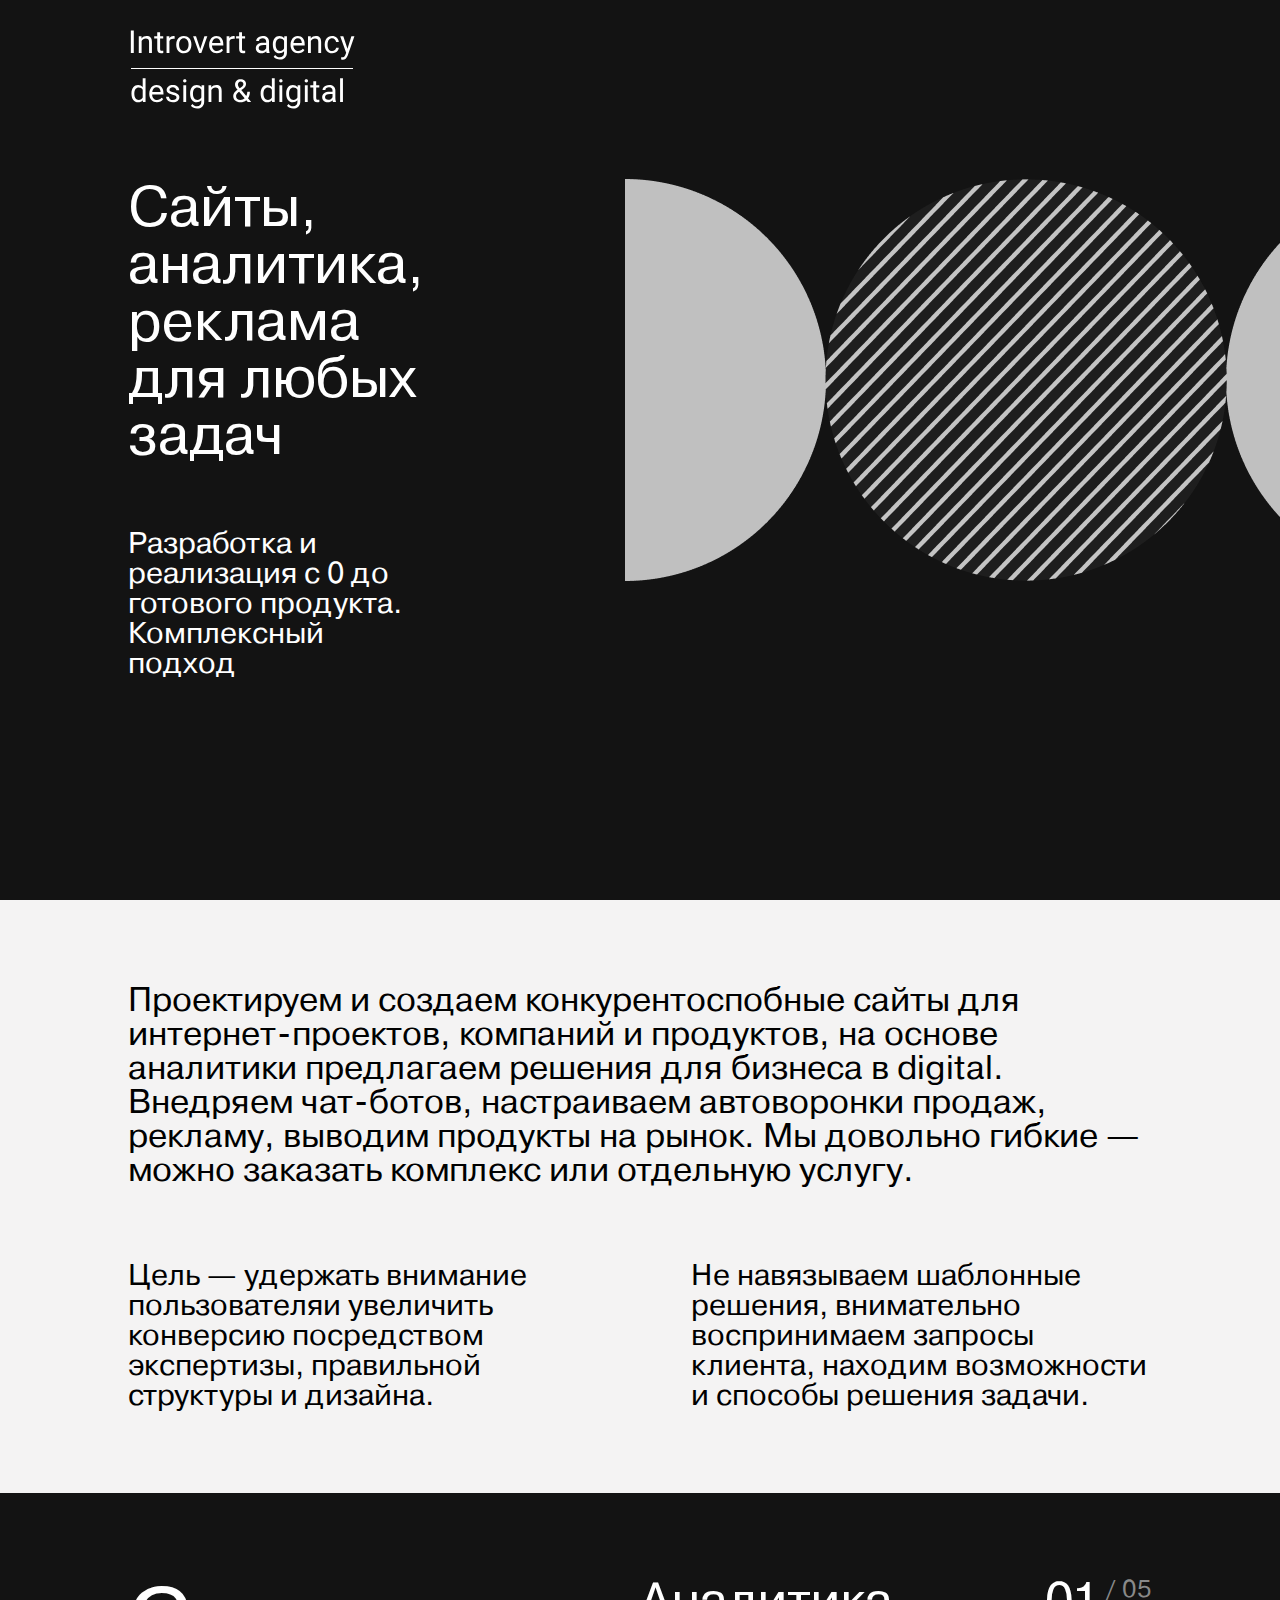
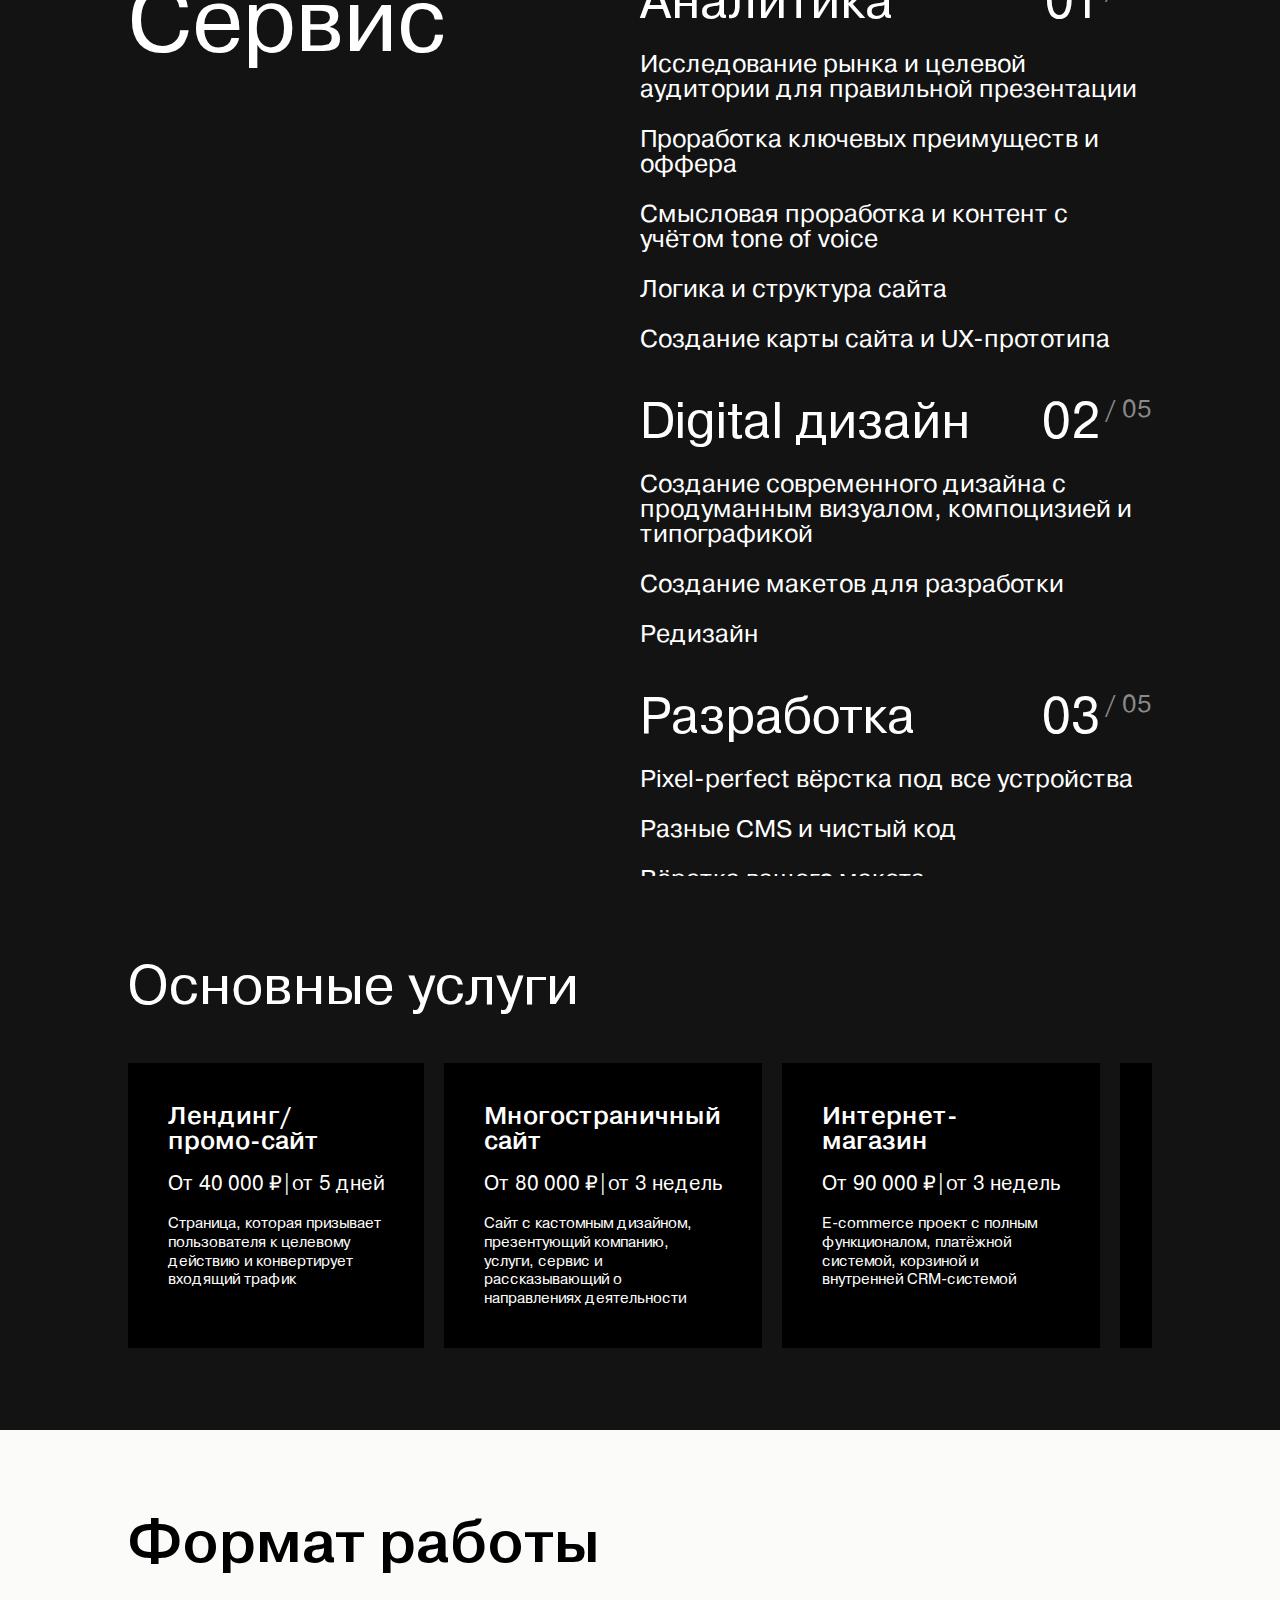
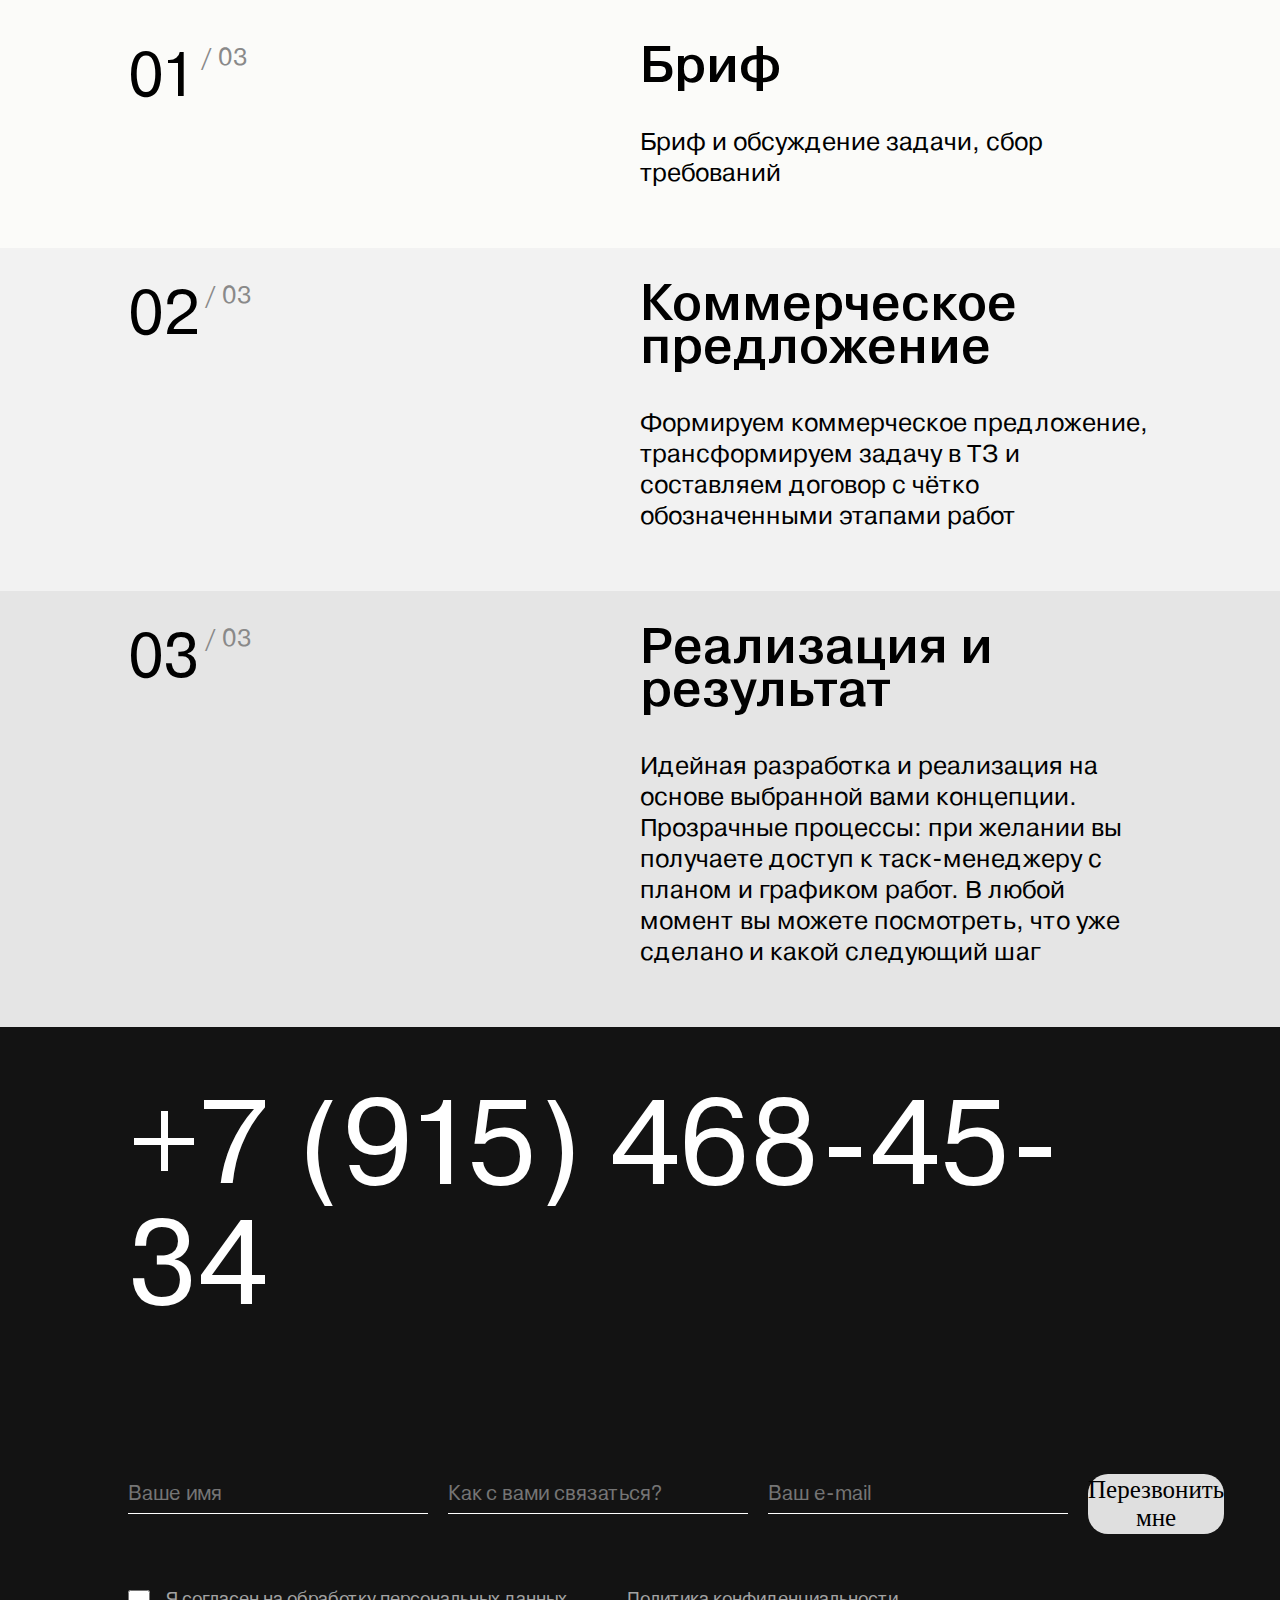
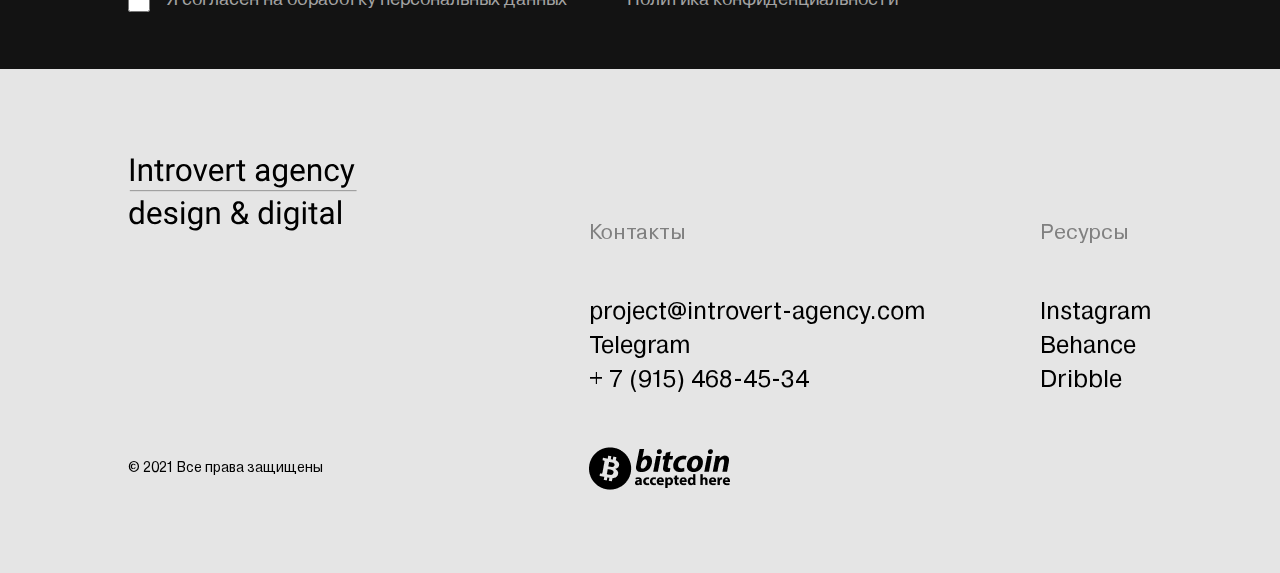
<file: index.html>
<!DOCTYPE html>
<html lang="en">
<head>
    <meta charset="UTF-8">
    <title>Title</title>
    <link href="style/style.css" rel="stylesheet">
    <link href="font/stylesheet.css" rel="stylesheet">
</head>
<body>
    <section class="main">
        <div class="main__body">
            <header>
                <img src="images/logo.svg" alt="">
            </header>
            <div class="main__content">
                <div class="main__left">
                    <p class="main__label">Cайты, аналитика, реклама для любых задач</p>
                    <p class="main__text">Разработка и реализация с 0 до готового продукта. Комплексный подход</p>
                </div>
                <div class="main__right">
                    <img src="images/circles.png" alt="">
                </div>
            </div>
        </div>
    </section>
    <section class="about">
        <div class="about__wrapper">
            <p class="about__text1">Проектируем и создаем конкурентоспобные сайты для интернет-проектов, компаний и продуктов, на основе аналитики предлагаем решения для бизнеса в digital. Внедряем чат-ботов, настраиваем автоворонки продаж, рекламу, выводим продукты на рынок. Мы довольно гибкие — можно заказать комплекс или отдельную услугу. </p>
            <div class="about__block">
                <p class="about__text2">Цель — удержать внимание пользователяи увеличить конверсию посредством экспертизы, правильной структуры и дизайна.</p>
                <p class="about__text2">Не навязываем шаблонные решения, внимательно воспринимаем запросы клиента, находим возможности и способы решения задачи. </p>
            </div>
        </div>
    </section>
    <section class="services">
        <div class="services__wrapper">
            <div class="services__left">
                <p class="services__label">Сервис</p>
            </div>
            <div class="services__right">
                <div class="services__block">
                    <div class="services__title">
                        <p class="services__name">Аналитика</p>
                        <div class="services__title-left">
                            <p class="services__big">01</p>
                            <p class="services__small">/ 05</p>
                        </div>
                    </div>
                    <p class="services__text">Исследование рынка и целевой аудитории для правильной презентации</p>
                    <p class="services__text">Проработка ключевых преимуществ и оффера</p>
                    <p class="services__text">Смысловая проработка и контент с учётом tone of voice</p>
                    <p class="services__text">Логика и структура сайта</p>
                    <p class="services__text">Создание карты сайта и UX-прототипа</p>
                </div>
                <div class="services__block">
                    <div class="services__title">
                        <p class="services__name">Digital дизайн</p>
                        <div class="services__title-left">
                            <p class="services__big">02</p>
                            <p class="services__small">/ 05</p>
                        </div>
                    </div>
                    <p class="services__text">Создание современного дизайна с продуманным визуалом, компоцизией и типографикой </p>
                    <p class="services__text">Создание макетов для разработки  </p>
                    <p class="services__text">Редизайн</p>
                </div>
                <div class="services__block">
                    <div class="services__title">
                        <p class="services__name">Разработка</p>
                        <div class="services__title-left">
                            <p class="services__big">03</p>
                            <p class="services__small">/ 05</p>
                        </div>
                    </div>
                    <p class="services__text">Pixel-perfect вёрстка под все устройства</p>
                    <p class="services__text">Разные CMS и чистый код</p>
                    <p class="services__text">Вёрстка вашего макета</p>
                    <p class="services__text">Доработка существующих страниц</p>
                    <p class="services__text">Анимация</p>
                    <p class="services__text">Оптимизация скорости и спидтесты </p>
                    <p class="services__text">Разработка чат-ботов под любые задачи</p>
                </div>
                <div class="services__block">
                    <div class="services__title">
                        <p class="services__name">Реклама</p>
                        <div class="services__title-left">
                            <p class="services__big">04</p>
                            <p class="services__small">/ 05</p>
                        </div>
                    </div>
                    <p class="services__text">Поисковая и контекстная реклама</p>
                    <p class="services__text">Таргет в социальных сетях</p>
                    <p class="services__text">SEO-оптимизация</p>
                    <p class="services__text">Настройка и вёрстка e-mail-рассылок</p>
                    <p class="services__text">Создание квизов и сценариев под них </p>
                </div>
                <div class="services__block">
                    <div class="services__title">
                        <p class="services__name">Техническое сопровождение</p>
                        <div class="services__title-left">
                            <p class="services__big">05</p>
                            <p class="services__small">/ 05</p>
                        </div>
                    </div>
                    <p class="services__text">Подключение сервисов, аналитики, платёжной системы, SSL-сертификата </p>
                    <p class="services__text">Техподдержка и доработка сайтов</p>
                    <p class="services__text">Интеграция CRM-системы</p>
                    <p class="services__text">Оптимизация скорости сайта</p>
                    <p class="services__text">Этичный хакинг на предмет уязвимостей</p>
                </div>
            </div>
        </div>

    </section>
    <section class="basic">
        <div class="basic__wrapper">
            <p class="basic__label">Основные услуги</p>
            <div class="basic__row">
                <div class="basic__block">
                    <p class="basic__name">Лендинг/ промо-сайт</p>
                    <div class="basic__price">
                        <p class="basic__text">От 40 000 ₽</p>
                        <p class="basic__text">|</p>
                        <p class="basic__text">от 5 дней</p>
                    </div>
                    <p class="basic__text">Страница, которая призывает пользователя к целевому действию и конвертирует входящий трафик</p>
                </div>
                <div class="basic__block">
                    <p class="basic__name">Многостраничный сайт</p>
                    <div class="basic__price">
                        <p class="basic__text">От 80 000 ₽</p>
                        <p class="basic__text">|</p>
                        <p class="basic__text">от 3 недель</p>
                    </div>
                    <p class="basic__text">Сайт с кастомным дизайном, презентующий компанию, услуги, сервис и рассказывающий о направлениях деятельности</p>
                </div>
                <div class="basic__block">
                    <p class="basic__name">Интернет-магазин</p>
                    <div class="basic__price">
                        <p class="basic__text">От 90 000 ₽</p>
                        <p class="basic__text">|</p>
                        <p class="basic__text">от 3 недель</p>
                    </div>
                    <p class="basic__text">E-commerce проект с полным функционалом, платёжной системой, корзиной и внутренней CRM-системой</p>
                </div>
                <div class="basic__block">
                    <p class="basic__name">Лендинг + квиз</p>
                    <div class="basic__price">
                        <p class="basic__text">От 60 000 ₽</p>
                        <p class="basic__text">|</p>
                        <p class="basic__text">от 5 дней</p>
                    </div>
                    <p class="basic__text">Одностраничный сайт с интерактивным опросником + страница благодарности + настройка контекстной рекламы + сквозная аналитика</p>
                </div>
            </div>

        </div>
    </section>
    <section class="format">
        <p class="format__main-label">Формат работы</p>
        <div class="format__block">
            <div class="format__wrapper">
                <div class="format__left">
                    <p class="format__big">01</p>
                    <p class="format__small">/ 03</p>
                </div>
                <div class="format__right">
                    <p class="format__label">Бриф</p>
                    <p class="format__text">Бриф и обсуждение задачи, сбор требований</p>
                </div>
            </div>

        </div>
        <div class="format__block gray">
            <div class="format__wrapper">
                <div class="format__left">
                    <p class="format__big">02</p>
                    <p class="format__small">/ 03</p>
                </div>
                <div class="format__right">
                    <p class="format__label">Коммерческое предложение</p>
                    <p class="format__text">Формируем коммерческое предложение, трансформируем задачу в ТЗ и составляем договор с чётко обозначенными этапами работ</p>
                </div>
            </div>

        </div>
        <div class="format__block black-gray">
            <div class="format__wrapper">
                <div class="format__left">
                    <p class="format__big">03</p>
                    <p class="format__small">/ 03</p>
                </div>
                <div class="format__right">
                    <p class="format__label">Реализация и результат</p>
                    <p class="format__text">Идейная разработка и реализация на основе выбранной вами концепции. Прозрачные процессы: при желании вы получаете доступ к таск-менеджеру с планом и графиком работ. В любой момент вы можете посмотреть, что уже сделано и какой следующий шаг</p>
                </div>
            </div>
        </div>
    </section>
    <section class="contact">
        <div class="contact__wrapper">
            <p class="contact__ph-num">+7 (915) 468-45-34</p>
            <div class="form">
                <form action='send.php' method='POST'>
                    <div class="pole">
                        <p class="text"></p><input name="name" type="text" placeholder="Ваше имя">
                    </div>
                    <div class="pole">
                        <p class="text"></p><input name="connect" type="text" placeholder="Как с вами связаться?">
                    </div>
                    <div class="pole">
                        <p class="text"></p><input name="email" type="text" placeholder="Ваш e-mail">
                    </div>
                    <button type="submit">Перезвонить мне</button>
                </form>
            </div>
            <div class="contact__police">
                <div class="contact__checkbox">
                    <input type="checkbox">
                    <p class="contact__agree">Я согласен на обработку персональных данных </p>
                </div>
                <p class="contact__confid">Политика конфиденциальности </p>
            </div>
        </div>
    </section>
    <section class="footer">
        <div class="footer__wrapper">
            <div class="footer__block">
                <img src="images/logo_blck.svg" alt="">
                <video src="images/tenor.gif.mp4" autoplay="autoplay" height="178px" loop="loop"></video>
                <p class="footer__copyright">© 2021 Все права защищены</p>
            </div>
            <div class="footer__block">
                <p class="footer__label">Контакты </p>
                <p class="footer__text">project@introvert-agency.com</p>
                <p class="footer__text">Telegram</p>
                <p class="footer__text">+ 7 (915) 468-45-34</p>
                <img src="images/BTC.png" alt="" class="footer__img">
            </div>
            <div class="footer__block">
                <p class="footer__label">Ресурсы </p>
                <p class="footer__text">Instagram</p>
                <p class="footer__text">Behance</p>
                <p class="footer__text">Dribble</p>
            </div>
        </div>
    </section>
</body>
</html>
</file>
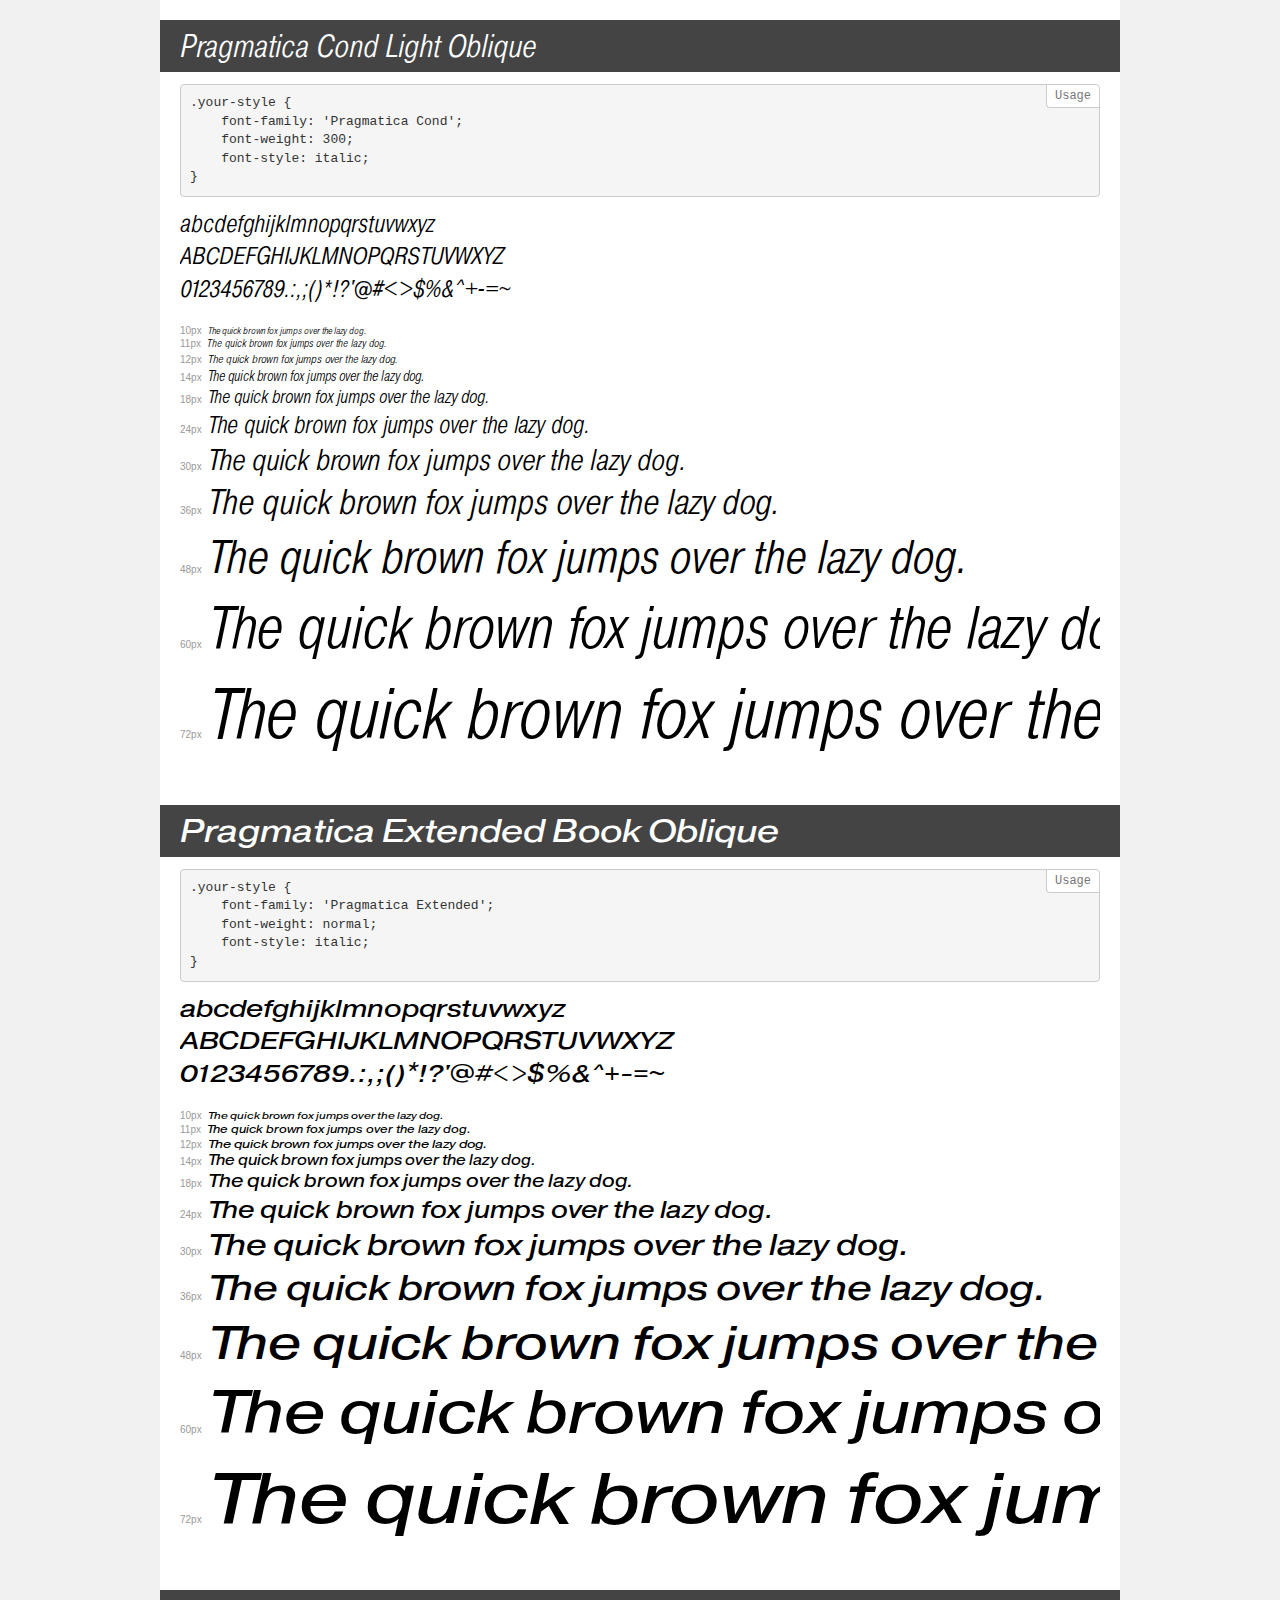
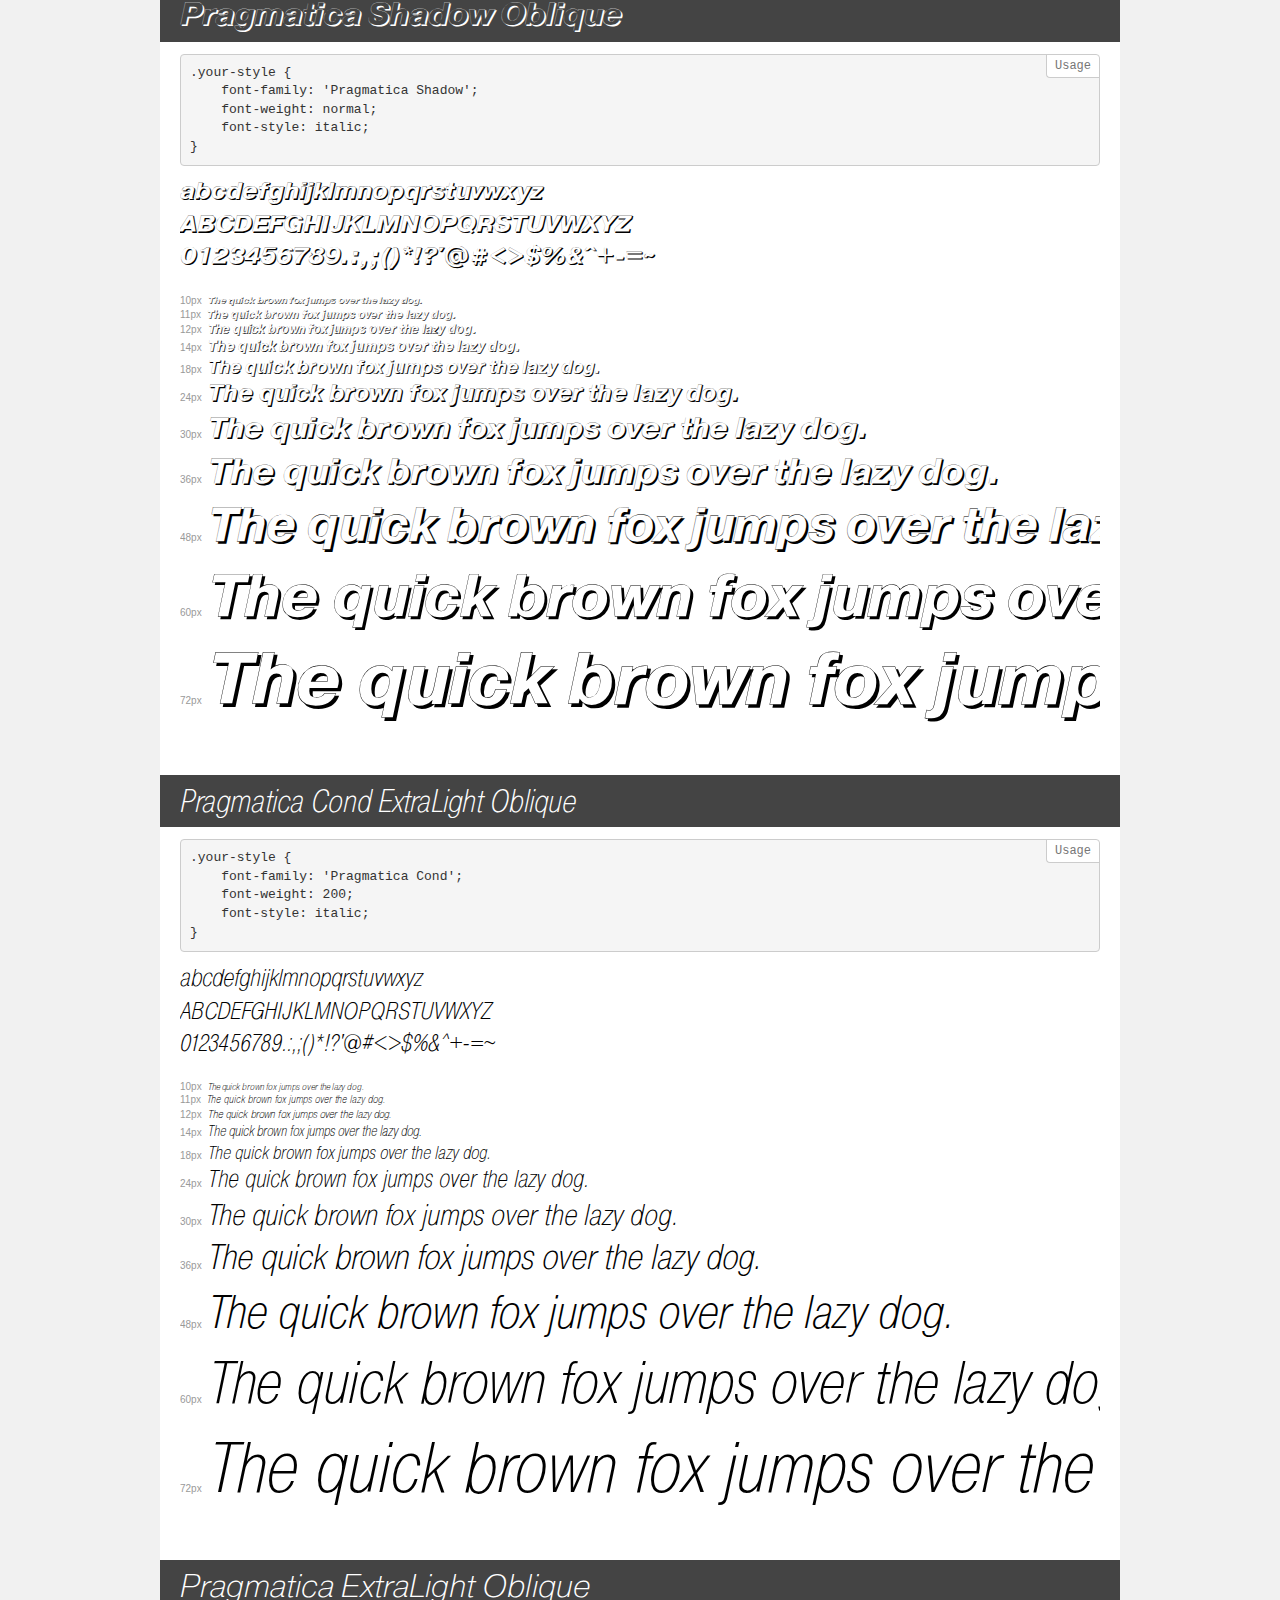
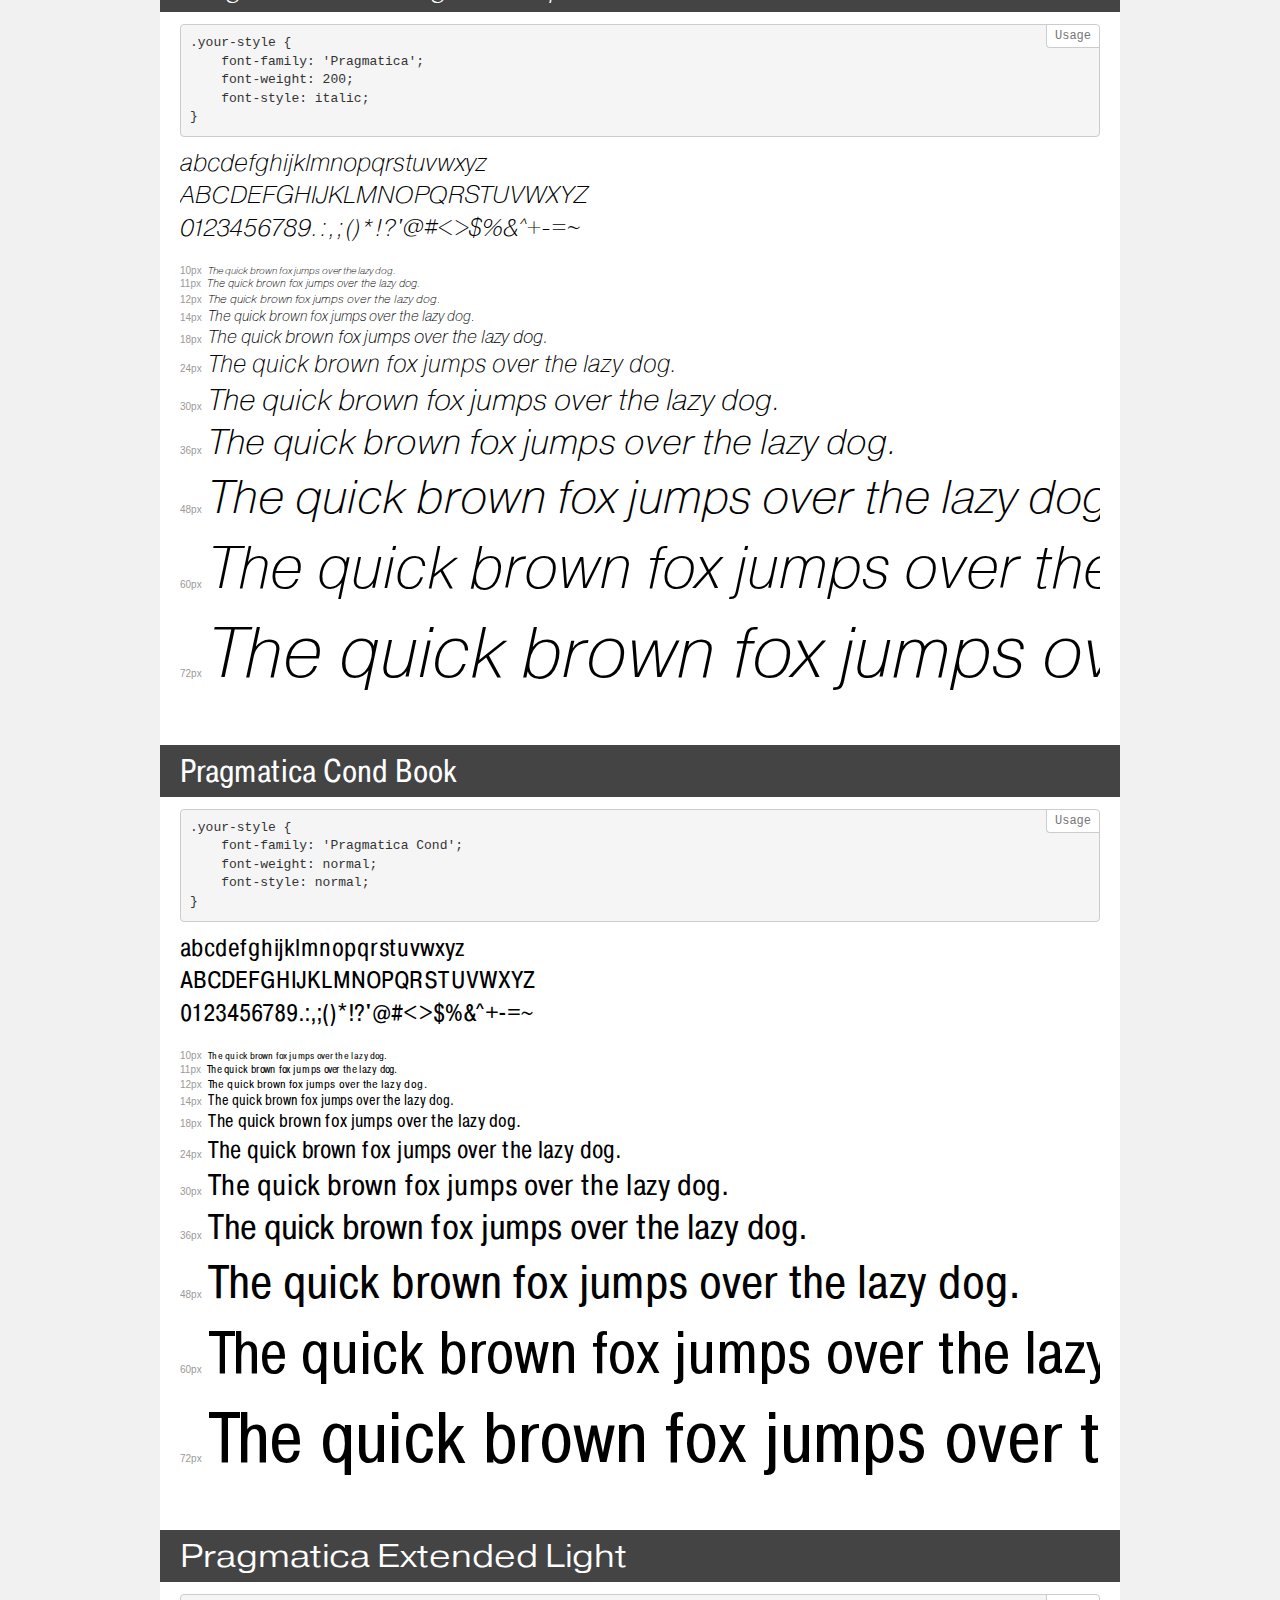
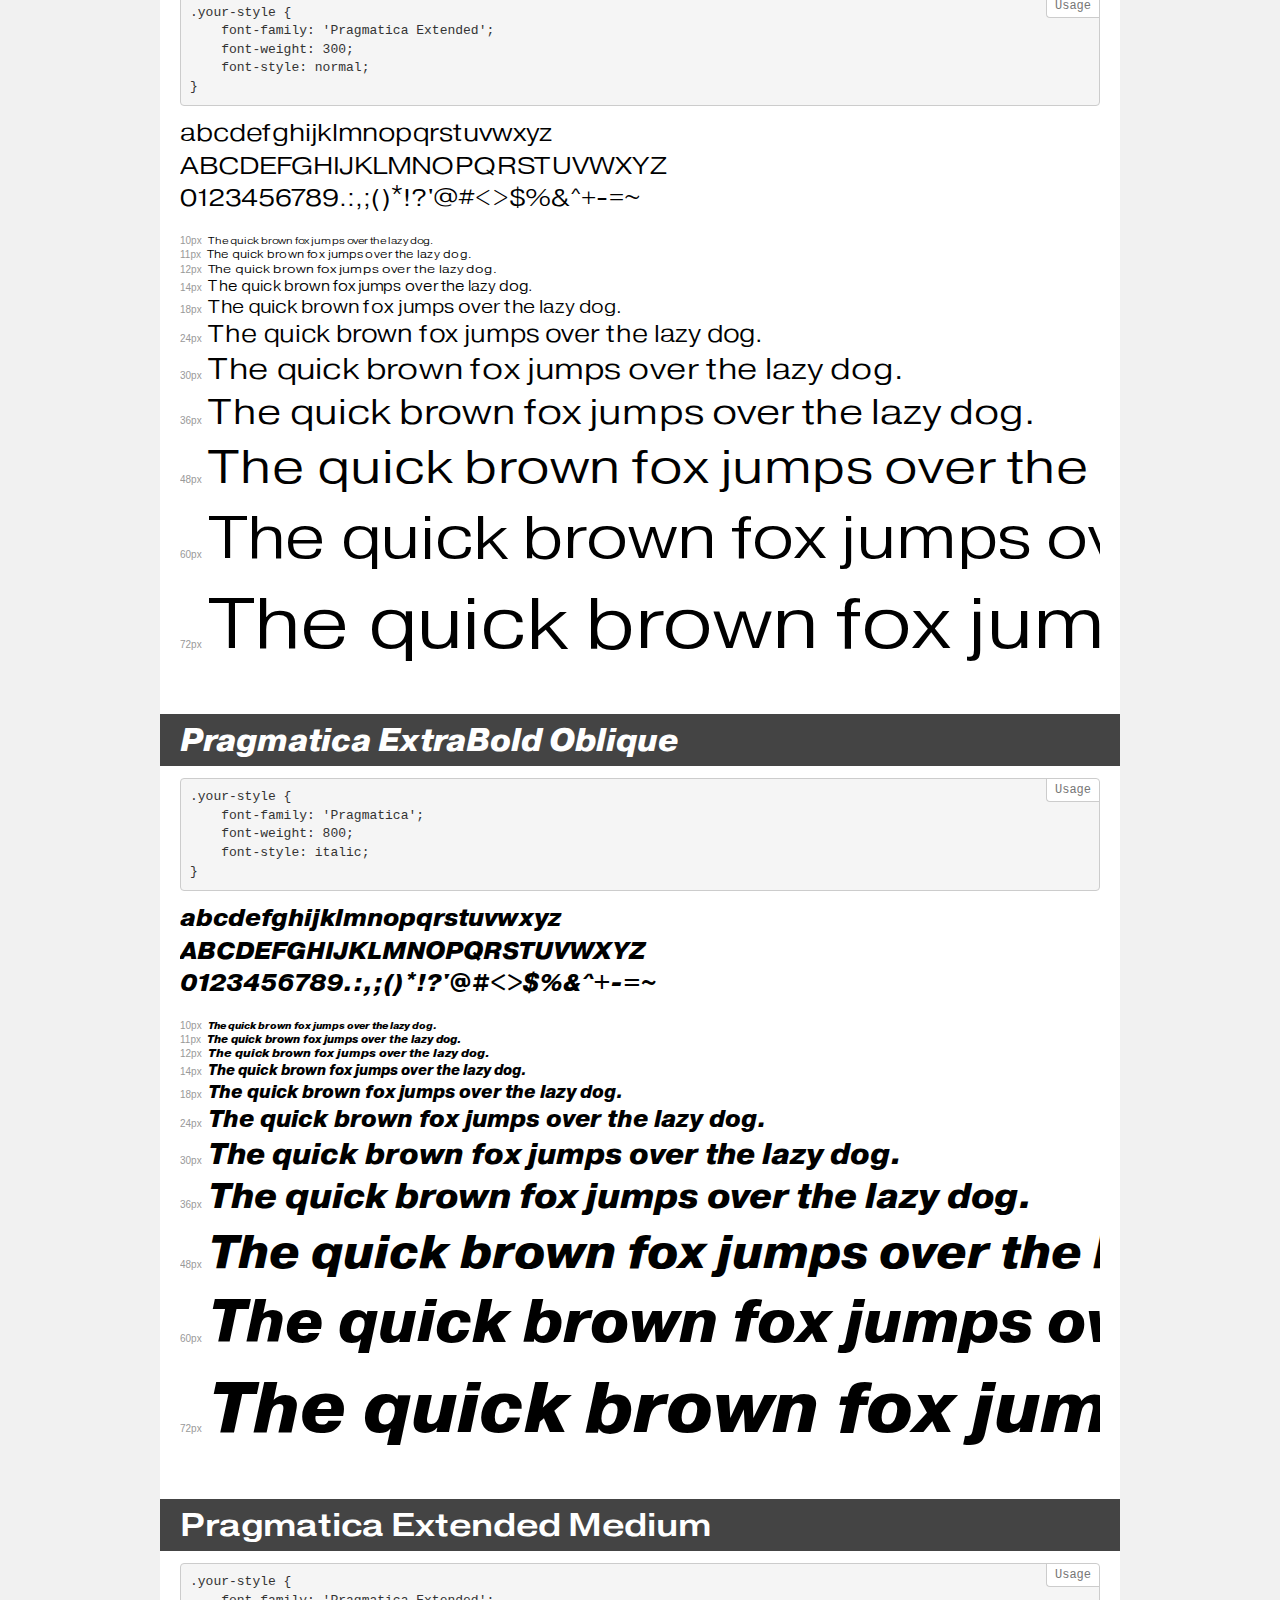
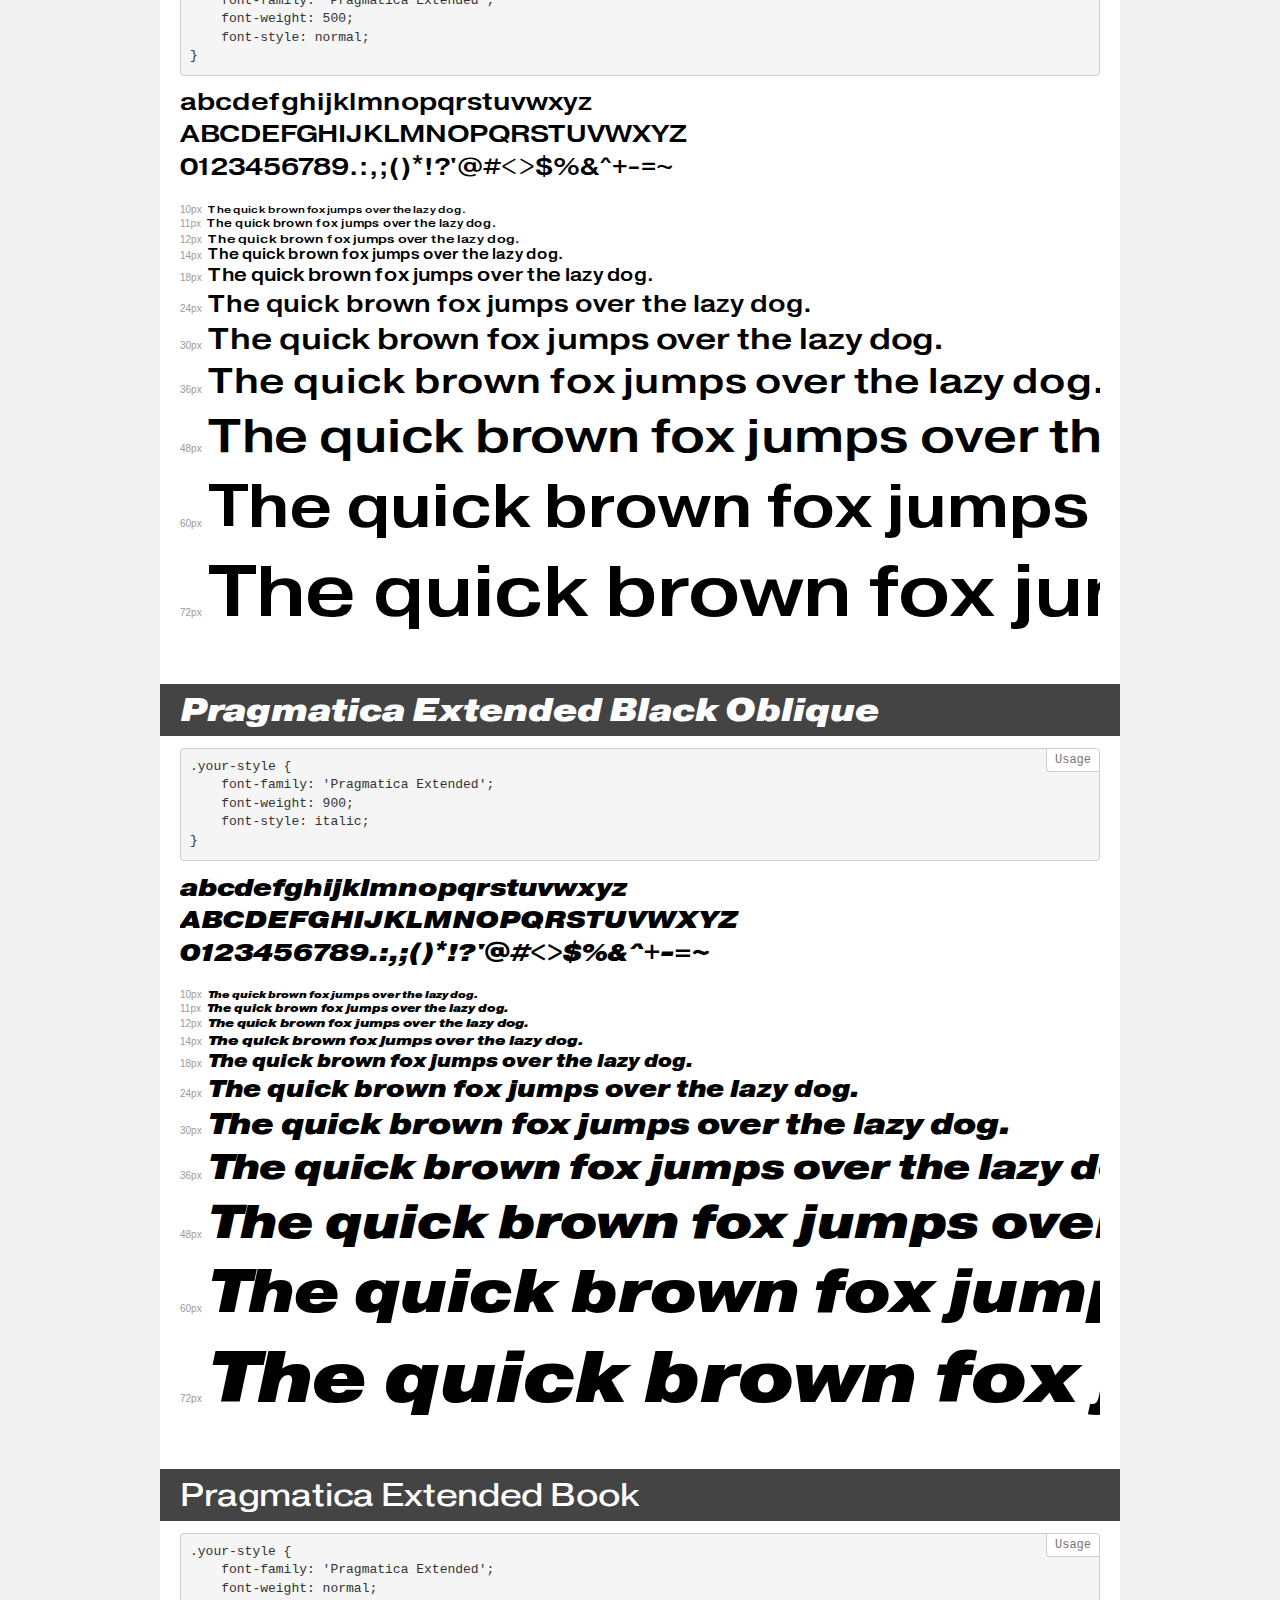
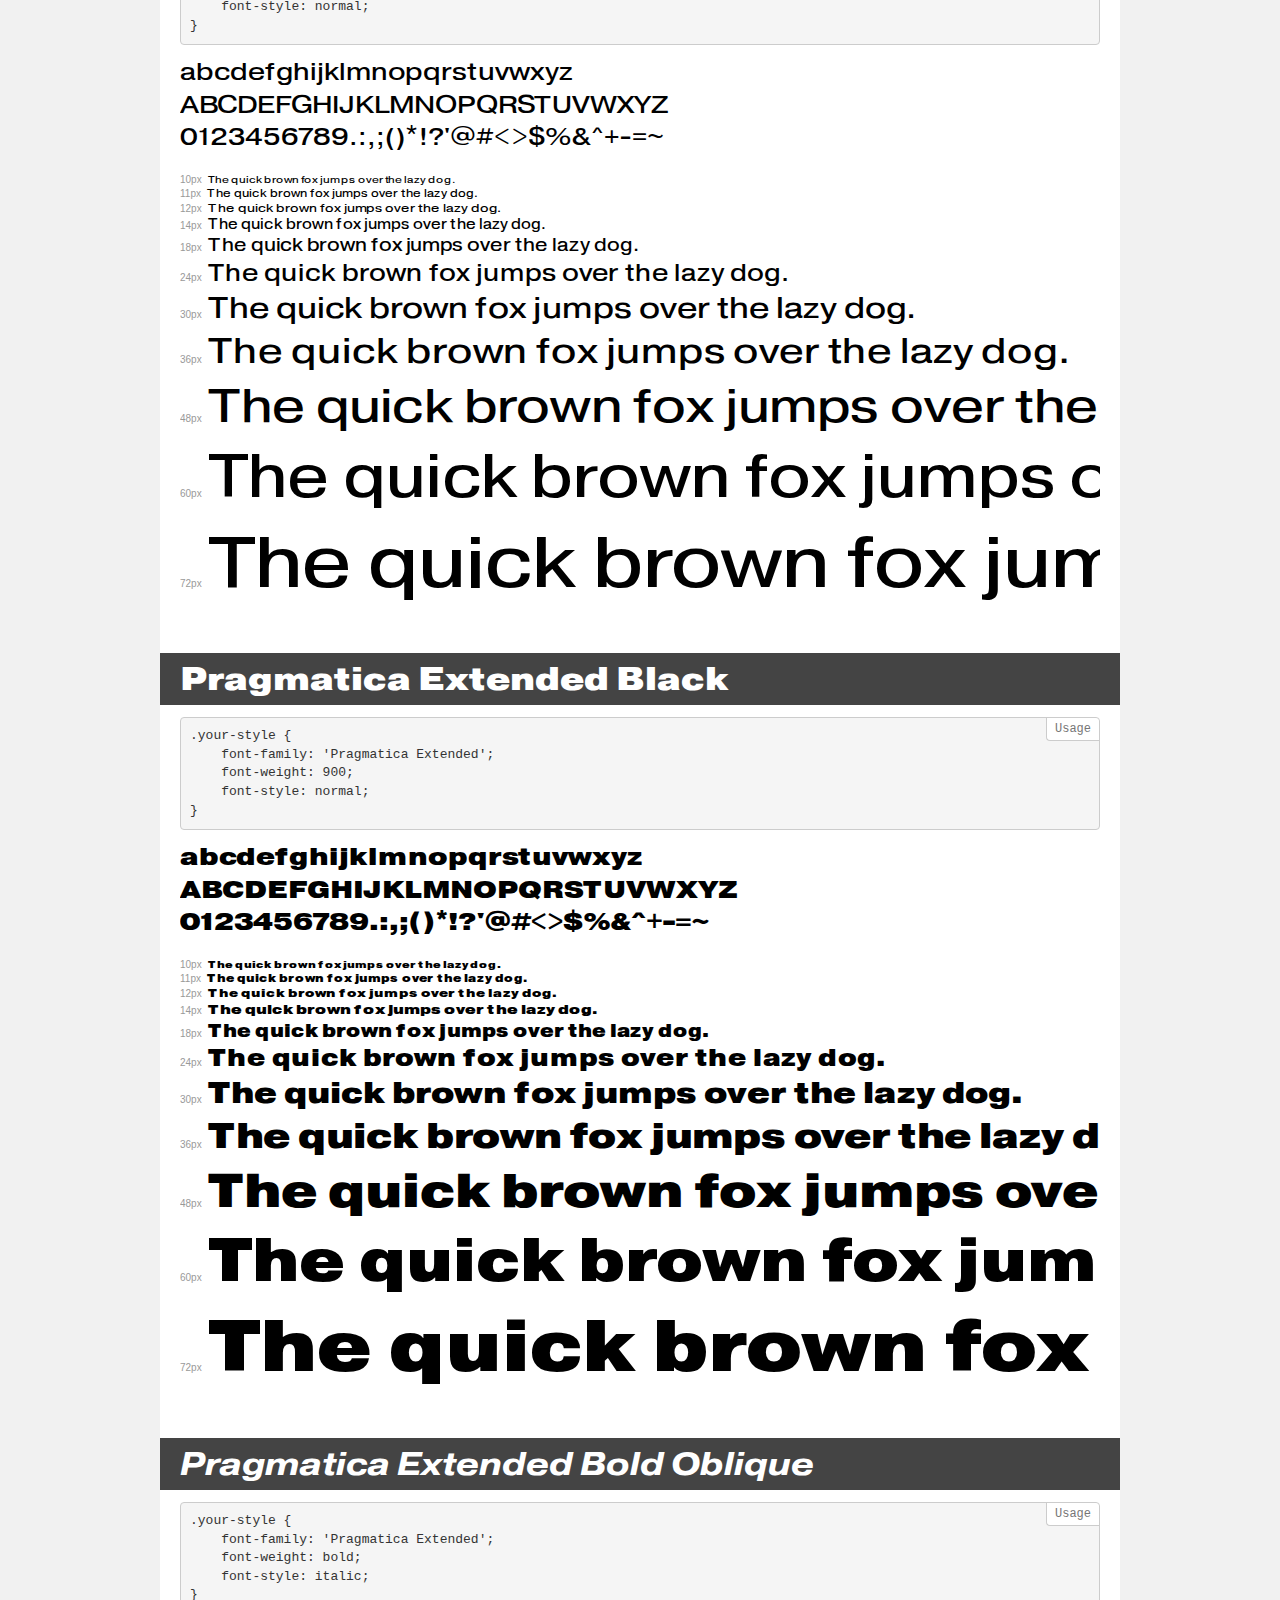
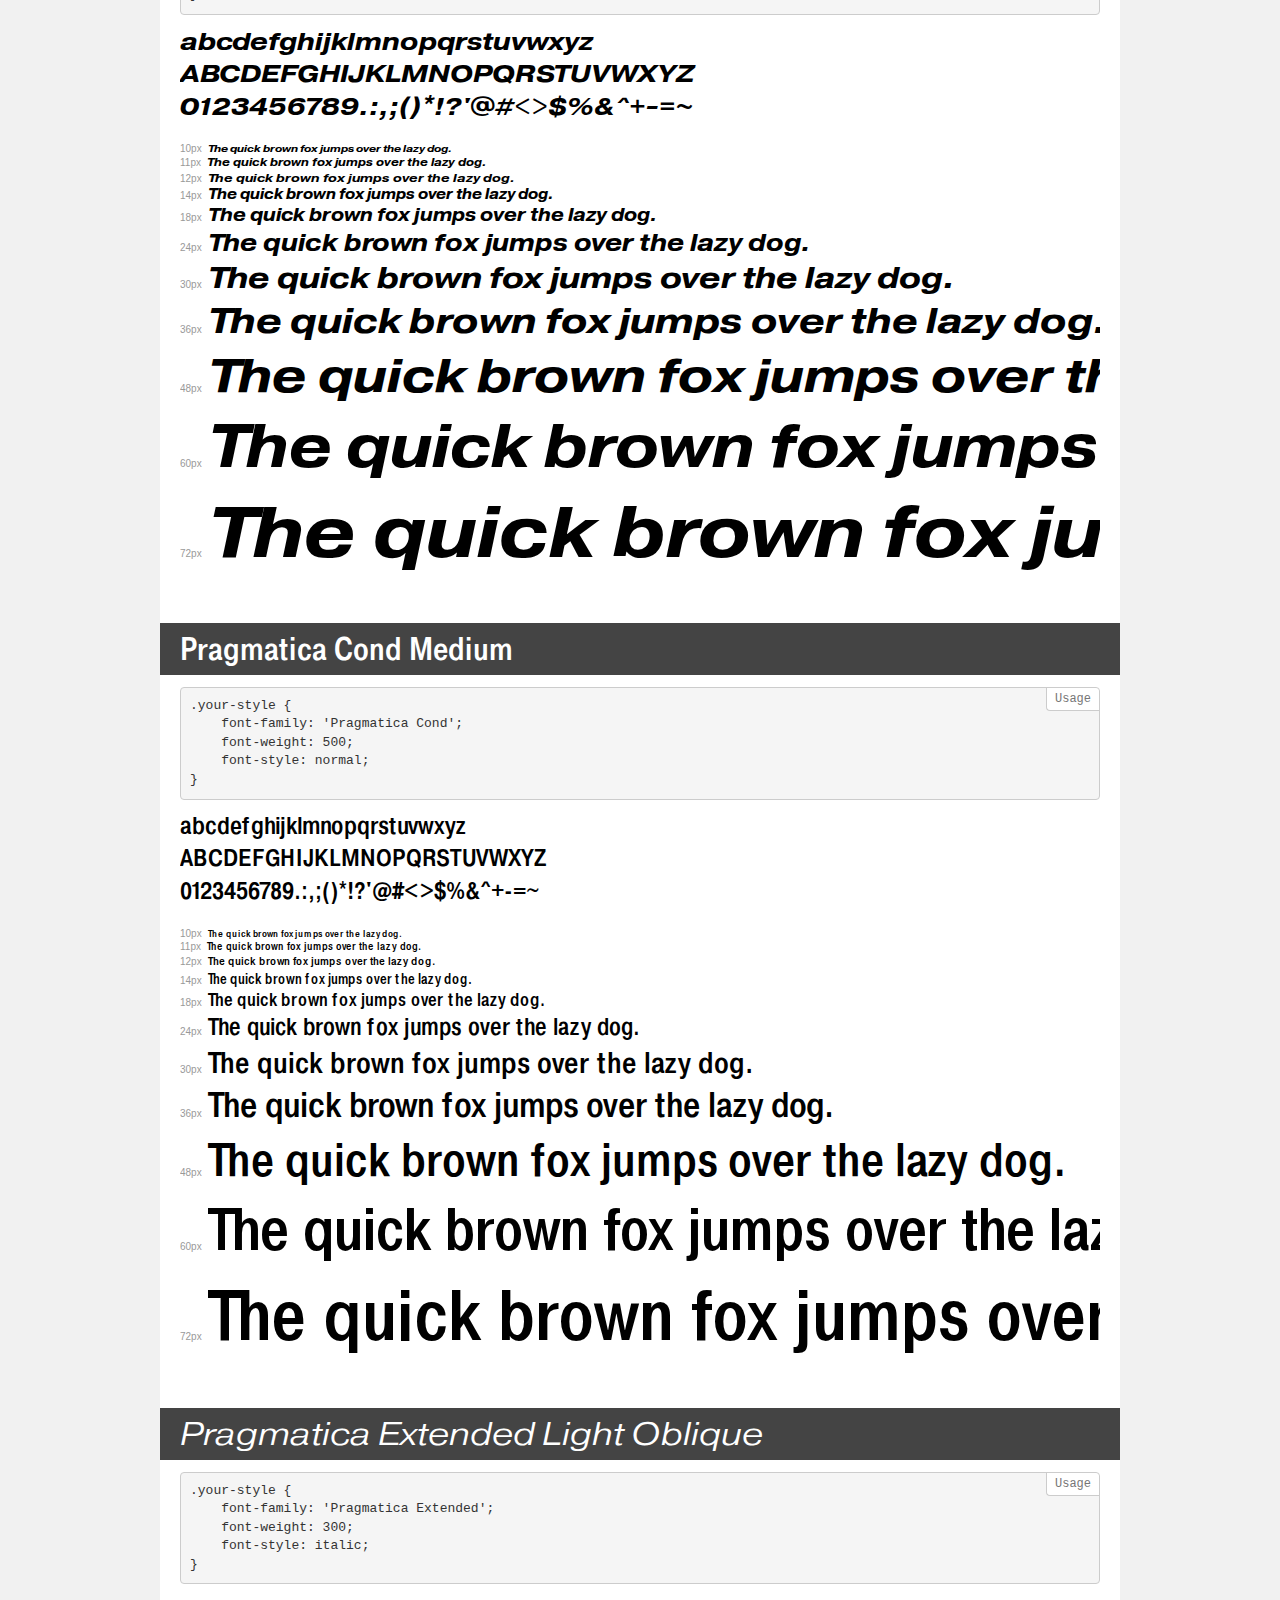
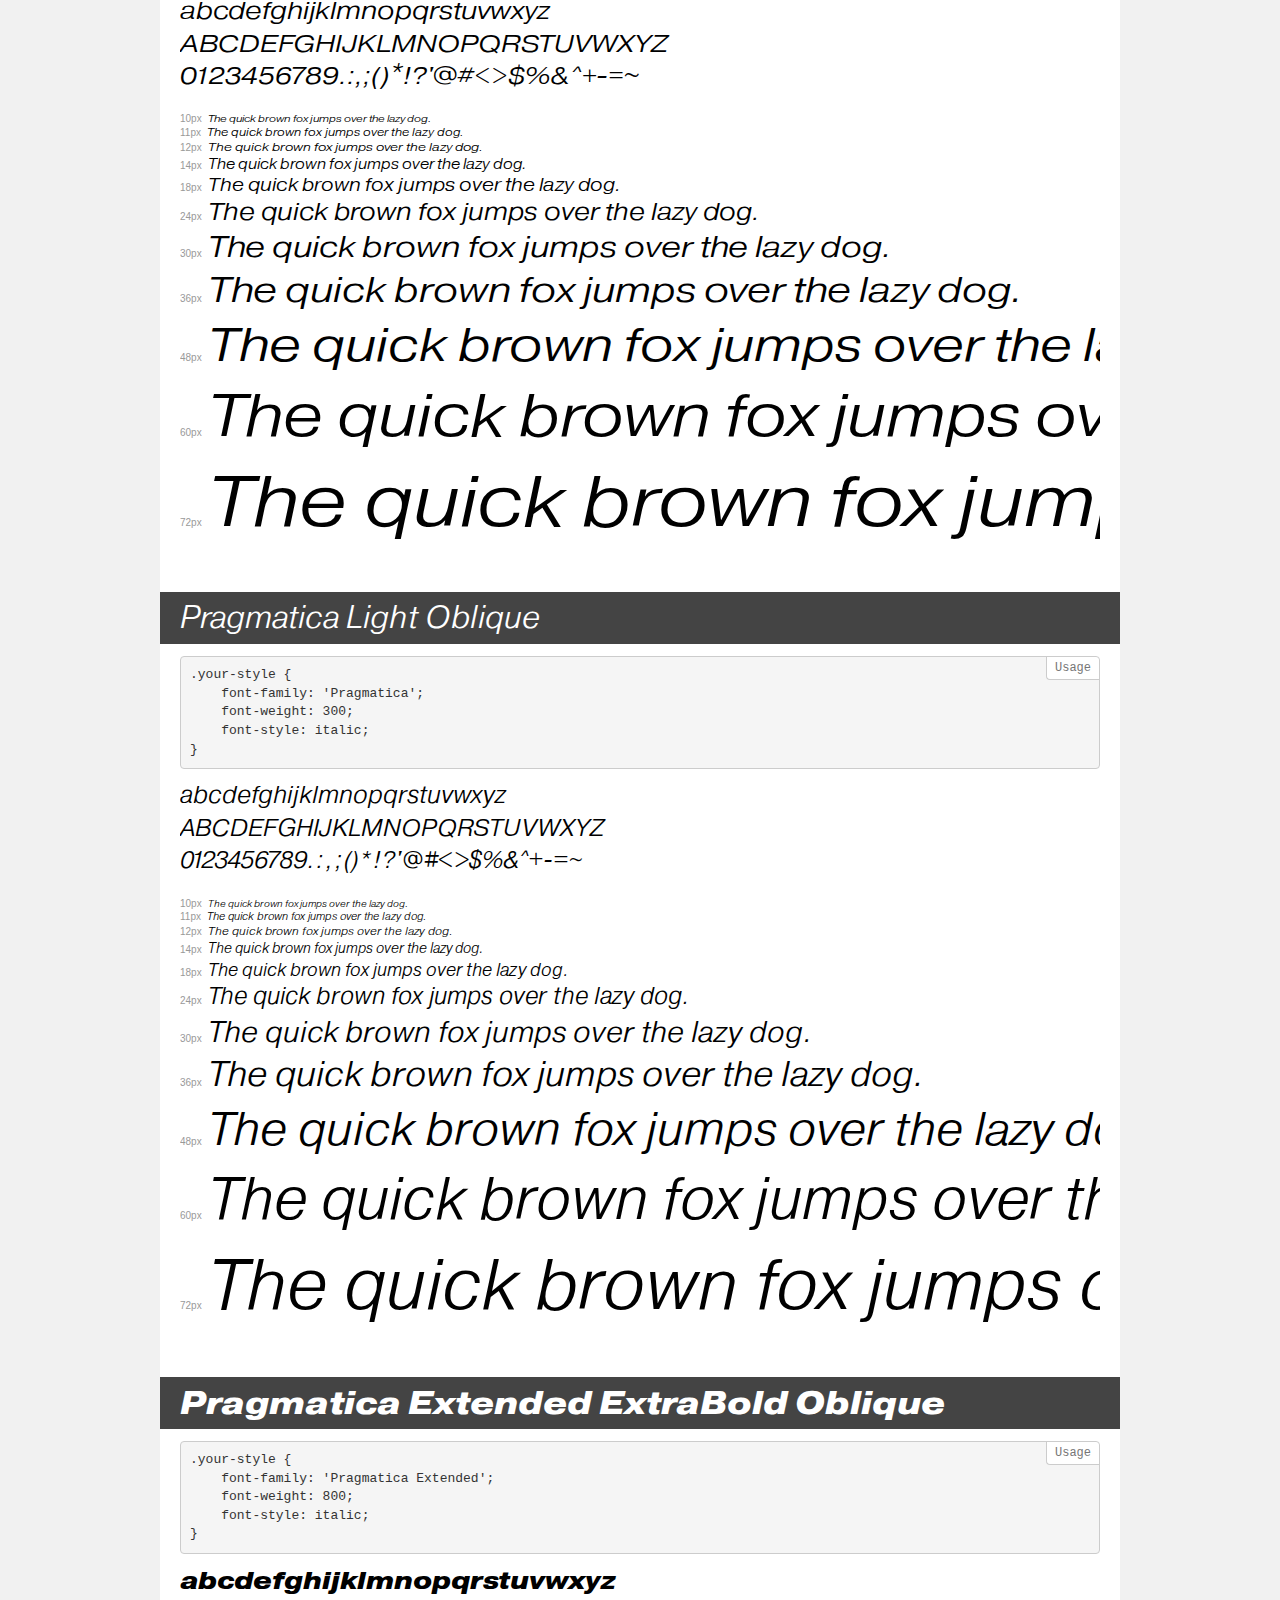
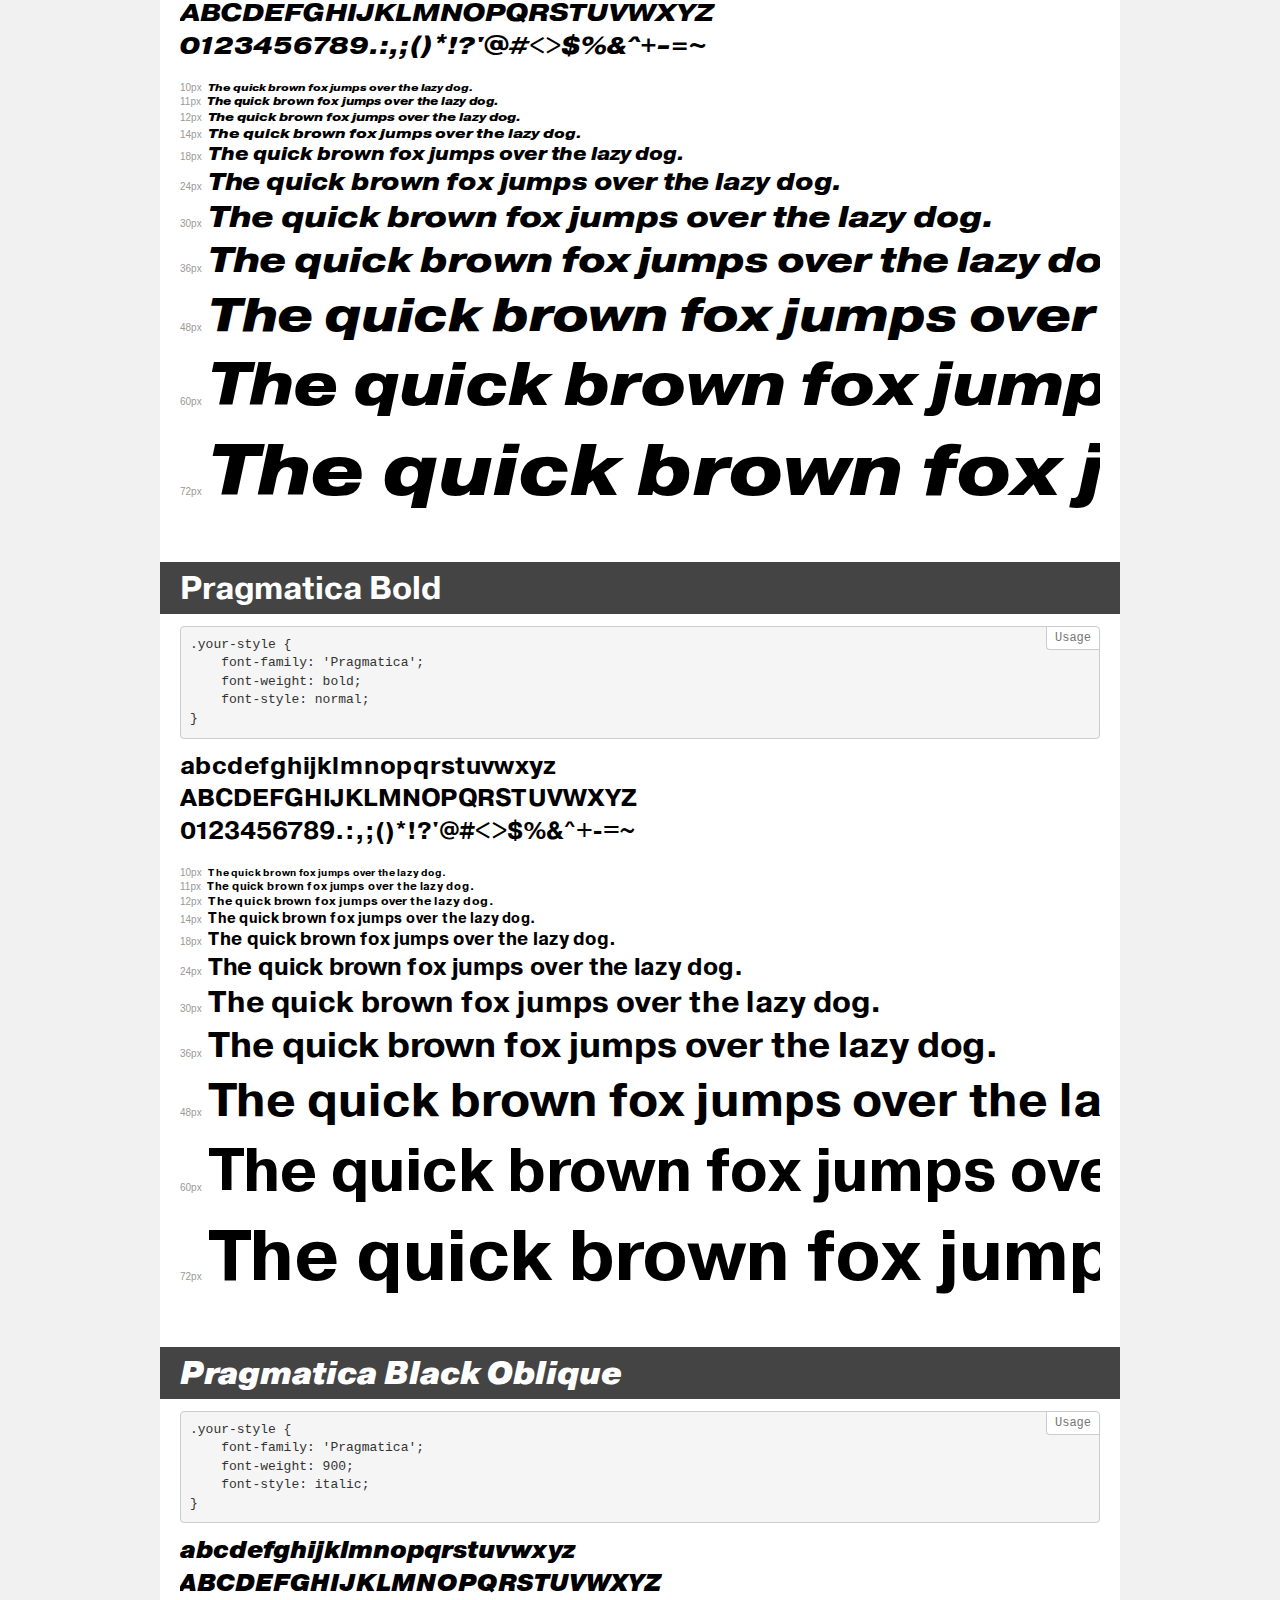
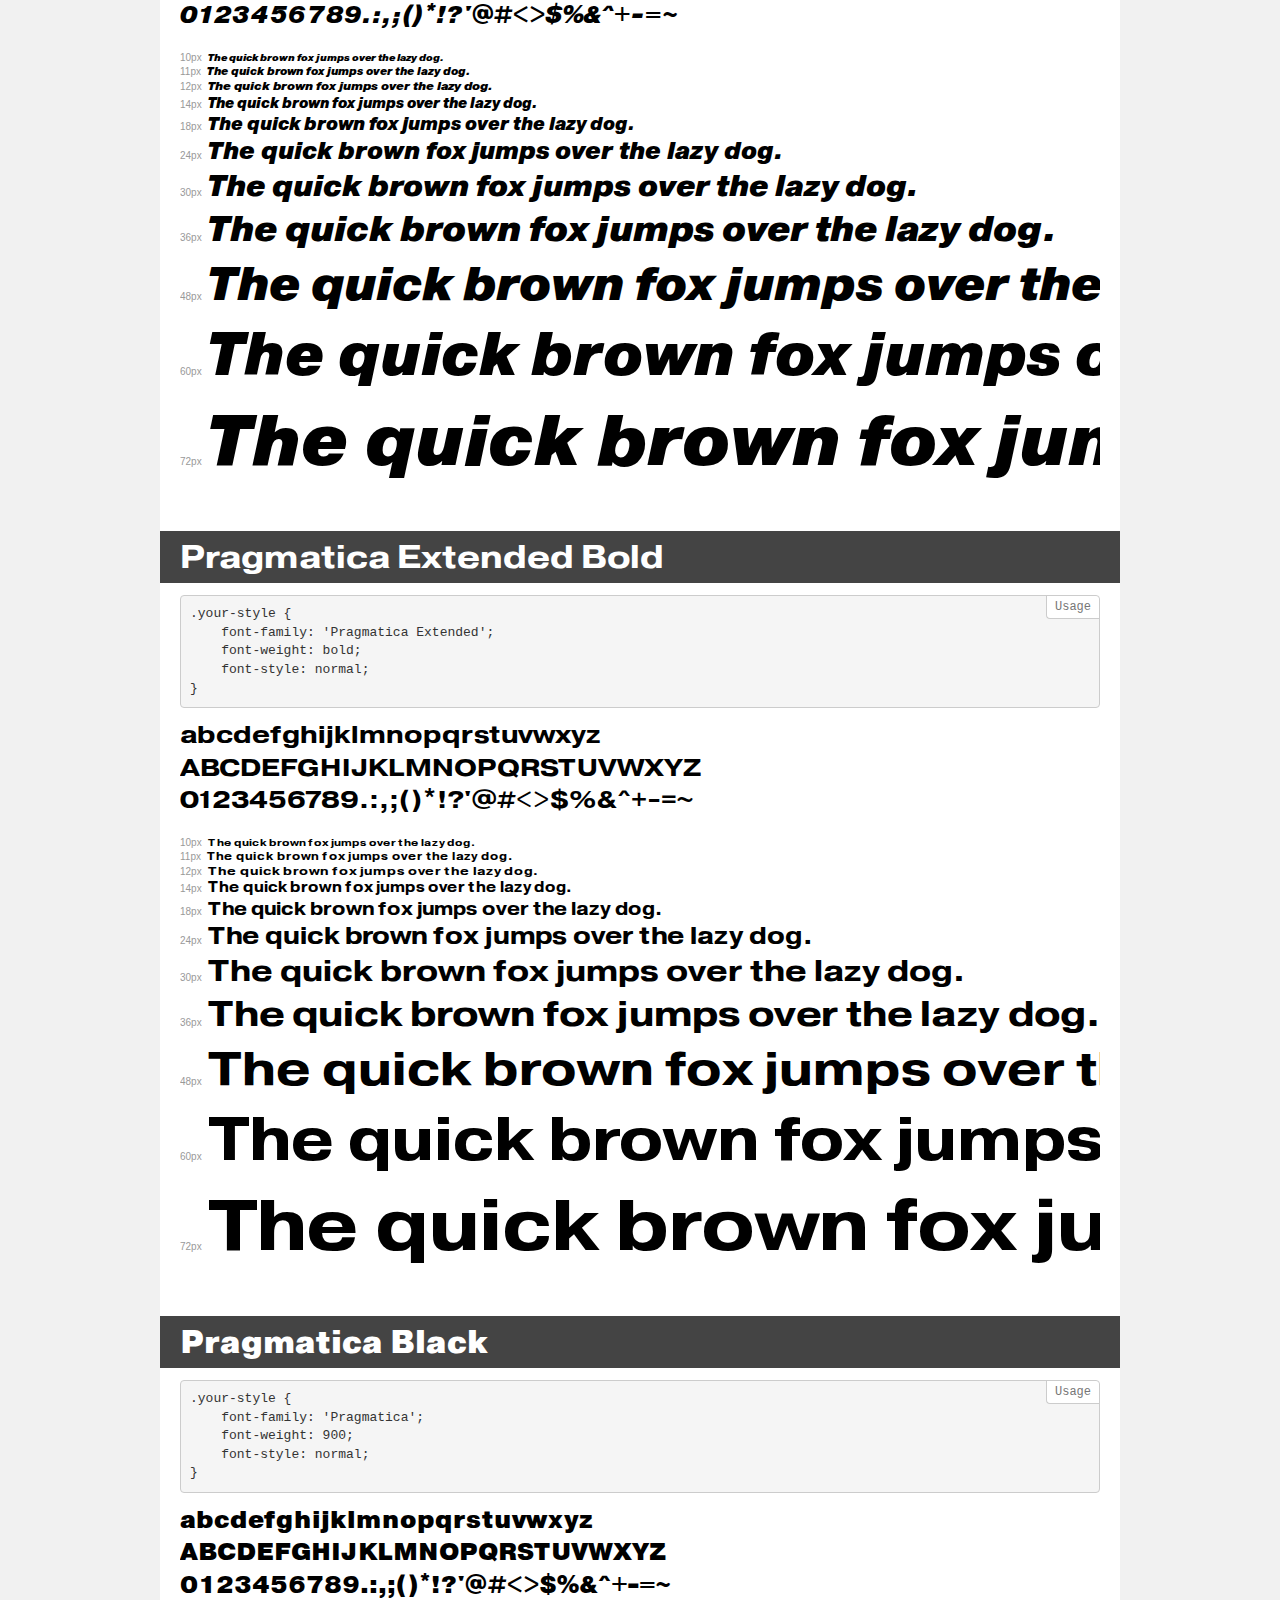
<file: font/demo.html>
<!DOCTYPE html>
<html>
<head>
    <meta charset="utf-8">
    <meta http-equiv="X-UA-Compatible" content="IE=edge">
    <meta name="viewport" content="width=device-width, initial-scale=1">
    <meta name="robots" content="noindex, noarchive">
    <meta name="format-detection" content="telephone=no">
    <title>Transfonter demo</title>
    <link href="stylesheet.css" rel="stylesheet">
    <style>
        /*
        http://meyerweb.com/eric/tools/css/reset/
        v2.0 | 20110126
        License: none (public domain)
        */
        html, body, div, span, applet, object, iframe,
        h1, h2, h3, h4, h5, h6, p, blockquote, pre,
        a, abbr, acronym, address, big, cite, code,
        del, dfn, em, img, ins, kbd, q, s, samp,
        small, strike, strong, sub, sup, tt, var,
        b, u, i, center,
        dl, dt, dd, ol, ul, li,
        fieldset, form, label, legend,
        table, caption, tbody, tfoot, thead, tr, th, td,
        article, aside, canvas, details, embed,
        figure, figcaption, footer, header, hgroup,
        menu, nav, output, ruby, section, summary,
        time, mark, audio, video {
            margin: 0;
            padding: 0;
            border: 0;
            font-size: 100%;
            font: inherit;
            vertical-align: baseline;
        }
        /* HTML5 display-role reset for older browsers */
        article, aside, details, figcaption, figure,
        footer, header, hgroup, menu, nav, section {
            display: block;
        }
        body {
            line-height: 1;
        }
        ol, ul {
            list-style: none;
        }
        blockquote, q {
            quotes: none;
        }
        blockquote:before, blockquote:after,
        q:before, q:after {
            content: '';
            content: none;
        }
        table {
            border-collapse: collapse;
            border-spacing: 0;
        }
        /* common styles */
        body {
            background: #f1f1f1;
            color: #000;
        }
        .page {
            background: #fff;
            width: 920px;
            margin: 0 auto;
            padding: 20px 20px 0 20px;
            overflow: hidden;
        }
        .font-container {
            overflow-x: auto;
            overflow-y: hidden;
            margin-bottom: 40px;
            line-height: 1.3;
            white-space: nowrap;
            padding-bottom: 5px;
        }
        h1 {
            position: relative;
            background: #444;
            font-size: 32px;
            color: #fff;
            padding: 10px 20px;
            margin: 0 -20px 12px -20px;
        }
        .letters {
            font-size: 25px;
            margin-bottom: 20px;
        }
        .s10:before {
            content: '10px';
        }
        .s11:before {
            content: '11px';
        }
        .s12:before {
            content: '12px';
        }
        .s14:before {
            content: '14px';
        }
        .s18:before {
            content: '18px';
        }
        .s24:before {
            content: '24px';
        }
        .s30:before {
            content: '30px';
        }
        .s36:before {
            content: '36px';
        }
        .s48:before {
            content: '48px';
        }
        .s60:before {
            content: '60px';
        }
        .s72:before {
            content: '72px';
        }
        .s10:before, .s11:before, .s12:before, .s14:before,
        .s18:before, .s24:before, .s30:before, .s36:before,
        .s48:before, .s60:before, .s72:before {
            font-family: Arial, sans-serif;
            font-size: 10px;
            font-weight: normal;
            font-style: normal;
            color: #999;
            padding-right: 6px;
        }
        pre {
            display: block;
            position: relative;
            padding: 9px;
            margin: 0 0 10px;
            font-family: Monaco, Menlo, Consolas, "Courier New", monospace !important;
            font-size: 13px;
            line-height: 1.428571429;
            color: #333;
            font-weight: normal !important;
            font-style: normal !important;
            background-color: #f5f5f5;
            border: 1px solid #ccc;
            overflow-x: auto;
            border-radius: 4px;
        }
        pre:after {
            display: block;
            position: absolute;
            right: 0;
            top: 0;
            content: 'Usage';
            line-height: 1;
            padding: 5px 8px;
            font-size: 12px;
            color: #767676;
            background-color: #fff;
            border: 1px solid #ccc;
            border-right: none;
            border-top: none;
            border-radius: 0 4px 0 4px;
            z-index: 10;
        }
        /* responsive */
        @media (max-width: 959px) {
            .page {
                width: auto;
                margin: 0;
            }
        }
    </style>
</head>
<body>
<div class="page">
    <div class="demo" style="font-family: 'Pragmatica Cond'; font-weight: 300; font-style: italic;">
        <h1>Pragmatica Cond Light Oblique</h1>
        <pre>.your-style {
    font-family: 'Pragmatica Cond';
    font-weight: 300;
    font-style: italic;
}</pre>
        <div class="font-container">
            <p class="letters">
                abcdefghijklmnopqrstuvwxyz<br>
ABCDEFGHIJKLMNOPQRSTUVWXYZ<br>
                0123456789.:,;()*!?'@#<>$%&^+-=~
            </p>
            <p class="s10" style="font-size: 10px;">The quick brown fox jumps over the lazy dog.</p>
            <p class="s11" style="font-size: 11px;">The quick brown fox jumps over the lazy dog.</p>
            <p class="s12" style="font-size: 12px;">The quick brown fox jumps over the lazy dog.</p>
            <p class="s14" style="font-size: 14px;">The quick brown fox jumps over the lazy dog.</p>
            <p class="s18" style="font-size: 18px;">The quick brown fox jumps over the lazy dog.</p>
            <p class="s24" style="font-size: 24px;">The quick brown fox jumps over the lazy dog.</p>
            <p class="s30" style="font-size: 30px;">The quick brown fox jumps over the lazy dog.</p>
            <p class="s36" style="font-size: 36px;">The quick brown fox jumps over the lazy dog.</p>
            <p class="s48" style="font-size: 48px;">The quick brown fox jumps over the lazy dog.</p>
            <p class="s60" style="font-size: 60px;">The quick brown fox jumps over the lazy dog.</p>
            <p class="s72" style="font-size: 72px;">The quick brown fox jumps over the lazy dog.</p>
        </div>
    </div>
    <div class="demo" style="font-family: 'Pragmatica Extended'; font-weight: normal; font-style: italic;">
        <h1>Pragmatica Extended Book Oblique</h1>
        <pre>.your-style {
    font-family: 'Pragmatica Extended';
    font-weight: normal;
    font-style: italic;
}</pre>
        <div class="font-container">
            <p class="letters">
                abcdefghijklmnopqrstuvwxyz<br>
ABCDEFGHIJKLMNOPQRSTUVWXYZ<br>
                0123456789.:,;()*!?'@#<>$%&^+-=~
            </p>
            <p class="s10" style="font-size: 10px;">The quick brown fox jumps over the lazy dog.</p>
            <p class="s11" style="font-size: 11px;">The quick brown fox jumps over the lazy dog.</p>
            <p class="s12" style="font-size: 12px;">The quick brown fox jumps over the lazy dog.</p>
            <p class="s14" style="font-size: 14px;">The quick brown fox jumps over the lazy dog.</p>
            <p class="s18" style="font-size: 18px;">The quick brown fox jumps over the lazy dog.</p>
            <p class="s24" style="font-size: 24px;">The quick brown fox jumps over the lazy dog.</p>
            <p class="s30" style="font-size: 30px;">The quick brown fox jumps over the lazy dog.</p>
            <p class="s36" style="font-size: 36px;">The quick brown fox jumps over the lazy dog.</p>
            <p class="s48" style="font-size: 48px;">The quick brown fox jumps over the lazy dog.</p>
            <p class="s60" style="font-size: 60px;">The quick brown fox jumps over the lazy dog.</p>
            <p class="s72" style="font-size: 72px;">The quick brown fox jumps over the lazy dog.</p>
        </div>
    </div>
    <div class="demo" style="font-family: 'Pragmatica Shadow'; font-weight: normal; font-style: italic;">
        <h1>Pragmatica Shadow Oblique</h1>
        <pre>.your-style {
    font-family: 'Pragmatica Shadow';
    font-weight: normal;
    font-style: italic;
}</pre>
        <div class="font-container">
            <p class="letters">
                abcdefghijklmnopqrstuvwxyz<br>
ABCDEFGHIJKLMNOPQRSTUVWXYZ<br>
                0123456789.:,;()*!?'@#<>$%&^+-=~
            </p>
            <p class="s10" style="font-size: 10px;">The quick brown fox jumps over the lazy dog.</p>
            <p class="s11" style="font-size: 11px;">The quick brown fox jumps over the lazy dog.</p>
            <p class="s12" style="font-size: 12px;">The quick brown fox jumps over the lazy dog.</p>
            <p class="s14" style="font-size: 14px;">The quick brown fox jumps over the lazy dog.</p>
            <p class="s18" style="font-size: 18px;">The quick brown fox jumps over the lazy dog.</p>
            <p class="s24" style="font-size: 24px;">The quick brown fox jumps over the lazy dog.</p>
            <p class="s30" style="font-size: 30px;">The quick brown fox jumps over the lazy dog.</p>
            <p class="s36" style="font-size: 36px;">The quick brown fox jumps over the lazy dog.</p>
            <p class="s48" style="font-size: 48px;">The quick brown fox jumps over the lazy dog.</p>
            <p class="s60" style="font-size: 60px;">The quick brown fox jumps over the lazy dog.</p>
            <p class="s72" style="font-size: 72px;">The quick brown fox jumps over the lazy dog.</p>
        </div>
    </div>
    <div class="demo" style="font-family: 'Pragmatica Cond'; font-weight: 200; font-style: italic;">
        <h1>Pragmatica Cond ExtraLight Oblique</h1>
        <pre>.your-style {
    font-family: 'Pragmatica Cond';
    font-weight: 200;
    font-style: italic;
}</pre>
        <div class="font-container">
            <p class="letters">
                abcdefghijklmnopqrstuvwxyz<br>
ABCDEFGHIJKLMNOPQRSTUVWXYZ<br>
                0123456789.:,;()*!?'@#<>$%&^+-=~
            </p>
            <p class="s10" style="font-size: 10px;">The quick brown fox jumps over the lazy dog.</p>
            <p class="s11" style="font-size: 11px;">The quick brown fox jumps over the lazy dog.</p>
            <p class="s12" style="font-size: 12px;">The quick brown fox jumps over the lazy dog.</p>
            <p class="s14" style="font-size: 14px;">The quick brown fox jumps over the lazy dog.</p>
            <p class="s18" style="font-size: 18px;">The quick brown fox jumps over the lazy dog.</p>
            <p class="s24" style="font-size: 24px;">The quick brown fox jumps over the lazy dog.</p>
            <p class="s30" style="font-size: 30px;">The quick brown fox jumps over the lazy dog.</p>
            <p class="s36" style="font-size: 36px;">The quick brown fox jumps over the lazy dog.</p>
            <p class="s48" style="font-size: 48px;">The quick brown fox jumps over the lazy dog.</p>
            <p class="s60" style="font-size: 60px;">The quick brown fox jumps over the lazy dog.</p>
            <p class="s72" style="font-size: 72px;">The quick brown fox jumps over the lazy dog.</p>
        </div>
    </div>
    <div class="demo" style="font-family: 'Pragmatica'; font-weight: 200; font-style: italic;">
        <h1>Pragmatica ExtraLight Oblique</h1>
        <pre>.your-style {
    font-family: 'Pragmatica';
    font-weight: 200;
    font-style: italic;
}</pre>
        <div class="font-container">
            <p class="letters">
                abcdefghijklmnopqrstuvwxyz<br>
ABCDEFGHIJKLMNOPQRSTUVWXYZ<br>
                0123456789.:,;()*!?'@#<>$%&^+-=~
            </p>
            <p class="s10" style="font-size: 10px;">The quick brown fox jumps over the lazy dog.</p>
            <p class="s11" style="font-size: 11px;">The quick brown fox jumps over the lazy dog.</p>
            <p class="s12" style="font-size: 12px;">The quick brown fox jumps over the lazy dog.</p>
            <p class="s14" style="font-size: 14px;">The quick brown fox jumps over the lazy dog.</p>
            <p class="s18" style="font-size: 18px;">The quick brown fox jumps over the lazy dog.</p>
            <p class="s24" style="font-size: 24px;">The quick brown fox jumps over the lazy dog.</p>
            <p class="s30" style="font-size: 30px;">The quick brown fox jumps over the lazy dog.</p>
            <p class="s36" style="font-size: 36px;">The quick brown fox jumps over the lazy dog.</p>
            <p class="s48" style="font-size: 48px;">The quick brown fox jumps over the lazy dog.</p>
            <p class="s60" style="font-size: 60px;">The quick brown fox jumps over the lazy dog.</p>
            <p class="s72" style="font-size: 72px;">The quick brown fox jumps over the lazy dog.</p>
        </div>
    </div>
    <div class="demo" style="font-family: 'Pragmatica Cond'; font-weight: normal; font-style: normal;">
        <h1>Pragmatica Cond Book</h1>
        <pre>.your-style {
    font-family: 'Pragmatica Cond';
    font-weight: normal;
    font-style: normal;
}</pre>
        <div class="font-container">
            <p class="letters">
                abcdefghijklmnopqrstuvwxyz<br>
ABCDEFGHIJKLMNOPQRSTUVWXYZ<br>
                0123456789.:,;()*!?'@#<>$%&^+-=~
            </p>
            <p class="s10" style="font-size: 10px;">The quick brown fox jumps over the lazy dog.</p>
            <p class="s11" style="font-size: 11px;">The quick brown fox jumps over the lazy dog.</p>
            <p class="s12" style="font-size: 12px;">The quick brown fox jumps over the lazy dog.</p>
            <p class="s14" style="font-size: 14px;">The quick brown fox jumps over the lazy dog.</p>
            <p class="s18" style="font-size: 18px;">The quick brown fox jumps over the lazy dog.</p>
            <p class="s24" style="font-size: 24px;">The quick brown fox jumps over the lazy dog.</p>
            <p class="s30" style="font-size: 30px;">The quick brown fox jumps over the lazy dog.</p>
            <p class="s36" style="font-size: 36px;">The quick brown fox jumps over the lazy dog.</p>
            <p class="s48" style="font-size: 48px;">The quick brown fox jumps over the lazy dog.</p>
            <p class="s60" style="font-size: 60px;">The quick brown fox jumps over the lazy dog.</p>
            <p class="s72" style="font-size: 72px;">The quick brown fox jumps over the lazy dog.</p>
        </div>
    </div>
    <div class="demo" style="font-family: 'Pragmatica Extended'; font-weight: 300; font-style: normal;">
        <h1>Pragmatica Extended Light</h1>
        <pre>.your-style {
    font-family: 'Pragmatica Extended';
    font-weight: 300;
    font-style: normal;
}</pre>
        <div class="font-container">
            <p class="letters">
                abcdefghijklmnopqrstuvwxyz<br>
ABCDEFGHIJKLMNOPQRSTUVWXYZ<br>
                0123456789.:,;()*!?'@#<>$%&^+-=~
            </p>
            <p class="s10" style="font-size: 10px;">The quick brown fox jumps over the lazy dog.</p>
            <p class="s11" style="font-size: 11px;">The quick brown fox jumps over the lazy dog.</p>
            <p class="s12" style="font-size: 12px;">The quick brown fox jumps over the lazy dog.</p>
            <p class="s14" style="font-size: 14px;">The quick brown fox jumps over the lazy dog.</p>
            <p class="s18" style="font-size: 18px;">The quick brown fox jumps over the lazy dog.</p>
            <p class="s24" style="font-size: 24px;">The quick brown fox jumps over the lazy dog.</p>
            <p class="s30" style="font-size: 30px;">The quick brown fox jumps over the lazy dog.</p>
            <p class="s36" style="font-size: 36px;">The quick brown fox jumps over the lazy dog.</p>
            <p class="s48" style="font-size: 48px;">The quick brown fox jumps over the lazy dog.</p>
            <p class="s60" style="font-size: 60px;">The quick brown fox jumps over the lazy dog.</p>
            <p class="s72" style="font-size: 72px;">The quick brown fox jumps over the lazy dog.</p>
        </div>
    </div>
    <div class="demo" style="font-family: 'Pragmatica'; font-weight: 800; font-style: italic;">
        <h1>Pragmatica ExtraBold Oblique</h1>
        <pre>.your-style {
    font-family: 'Pragmatica';
    font-weight: 800;
    font-style: italic;
}</pre>
        <div class="font-container">
            <p class="letters">
                abcdefghijklmnopqrstuvwxyz<br>
ABCDEFGHIJKLMNOPQRSTUVWXYZ<br>
                0123456789.:,;()*!?'@#<>$%&^+-=~
            </p>
            <p class="s10" style="font-size: 10px;">The quick brown fox jumps over the lazy dog.</p>
            <p class="s11" style="font-size: 11px;">The quick brown fox jumps over the lazy dog.</p>
            <p class="s12" style="font-size: 12px;">The quick brown fox jumps over the lazy dog.</p>
            <p class="s14" style="font-size: 14px;">The quick brown fox jumps over the lazy dog.</p>
            <p class="s18" style="font-size: 18px;">The quick brown fox jumps over the lazy dog.</p>
            <p class="s24" style="font-size: 24px;">The quick brown fox jumps over the lazy dog.</p>
            <p class="s30" style="font-size: 30px;">The quick brown fox jumps over the lazy dog.</p>
            <p class="s36" style="font-size: 36px;">The quick brown fox jumps over the lazy dog.</p>
            <p class="s48" style="font-size: 48px;">The quick brown fox jumps over the lazy dog.</p>
            <p class="s60" style="font-size: 60px;">The quick brown fox jumps over the lazy dog.</p>
            <p class="s72" style="font-size: 72px;">The quick brown fox jumps over the lazy dog.</p>
        </div>
    </div>
    <div class="demo" style="font-family: 'Pragmatica Extended'; font-weight: 500; font-style: normal;">
        <h1>Pragmatica Extended Medium</h1>
        <pre>.your-style {
    font-family: 'Pragmatica Extended';
    font-weight: 500;
    font-style: normal;
}</pre>
        <div class="font-container">
            <p class="letters">
                abcdefghijklmnopqrstuvwxyz<br>
ABCDEFGHIJKLMNOPQRSTUVWXYZ<br>
                0123456789.:,;()*!?'@#<>$%&^+-=~
            </p>
            <p class="s10" style="font-size: 10px;">The quick brown fox jumps over the lazy dog.</p>
            <p class="s11" style="font-size: 11px;">The quick brown fox jumps over the lazy dog.</p>
            <p class="s12" style="font-size: 12px;">The quick brown fox jumps over the lazy dog.</p>
            <p class="s14" style="font-size: 14px;">The quick brown fox jumps over the lazy dog.</p>
            <p class="s18" style="font-size: 18px;">The quick brown fox jumps over the lazy dog.</p>
            <p class="s24" style="font-size: 24px;">The quick brown fox jumps over the lazy dog.</p>
            <p class="s30" style="font-size: 30px;">The quick brown fox jumps over the lazy dog.</p>
            <p class="s36" style="font-size: 36px;">The quick brown fox jumps over the lazy dog.</p>
            <p class="s48" style="font-size: 48px;">The quick brown fox jumps over the lazy dog.</p>
            <p class="s60" style="font-size: 60px;">The quick brown fox jumps over the lazy dog.</p>
            <p class="s72" style="font-size: 72px;">The quick brown fox jumps over the lazy dog.</p>
        </div>
    </div>
    <div class="demo" style="font-family: 'Pragmatica Extended'; font-weight: 900; font-style: italic;">
        <h1>Pragmatica Extended Black Oblique</h1>
        <pre>.your-style {
    font-family: 'Pragmatica Extended';
    font-weight: 900;
    font-style: italic;
}</pre>
        <div class="font-container">
            <p class="letters">
                abcdefghijklmnopqrstuvwxyz<br>
ABCDEFGHIJKLMNOPQRSTUVWXYZ<br>
                0123456789.:,;()*!?'@#<>$%&^+-=~
            </p>
            <p class="s10" style="font-size: 10px;">The quick brown fox jumps over the lazy dog.</p>
            <p class="s11" style="font-size: 11px;">The quick brown fox jumps over the lazy dog.</p>
            <p class="s12" style="font-size: 12px;">The quick brown fox jumps over the lazy dog.</p>
            <p class="s14" style="font-size: 14px;">The quick brown fox jumps over the lazy dog.</p>
            <p class="s18" style="font-size: 18px;">The quick brown fox jumps over the lazy dog.</p>
            <p class="s24" style="font-size: 24px;">The quick brown fox jumps over the lazy dog.</p>
            <p class="s30" style="font-size: 30px;">The quick brown fox jumps over the lazy dog.</p>
            <p class="s36" style="font-size: 36px;">The quick brown fox jumps over the lazy dog.</p>
            <p class="s48" style="font-size: 48px;">The quick brown fox jumps over the lazy dog.</p>
            <p class="s60" style="font-size: 60px;">The quick brown fox jumps over the lazy dog.</p>
            <p class="s72" style="font-size: 72px;">The quick brown fox jumps over the lazy dog.</p>
        </div>
    </div>
    <div class="demo" style="font-family: 'Pragmatica Extended'; font-weight: normal; font-style: normal;">
        <h1>Pragmatica Extended Book</h1>
        <pre>.your-style {
    font-family: 'Pragmatica Extended';
    font-weight: normal;
    font-style: normal;
}</pre>
        <div class="font-container">
            <p class="letters">
                abcdefghijklmnopqrstuvwxyz<br>
ABCDEFGHIJKLMNOPQRSTUVWXYZ<br>
                0123456789.:,;()*!?'@#<>$%&^+-=~
            </p>
            <p class="s10" style="font-size: 10px;">The quick brown fox jumps over the lazy dog.</p>
            <p class="s11" style="font-size: 11px;">The quick brown fox jumps over the lazy dog.</p>
            <p class="s12" style="font-size: 12px;">The quick brown fox jumps over the lazy dog.</p>
            <p class="s14" style="font-size: 14px;">The quick brown fox jumps over the lazy dog.</p>
            <p class="s18" style="font-size: 18px;">The quick brown fox jumps over the lazy dog.</p>
            <p class="s24" style="font-size: 24px;">The quick brown fox jumps over the lazy dog.</p>
            <p class="s30" style="font-size: 30px;">The quick brown fox jumps over the lazy dog.</p>
            <p class="s36" style="font-size: 36px;">The quick brown fox jumps over the lazy dog.</p>
            <p class="s48" style="font-size: 48px;">The quick brown fox jumps over the lazy dog.</p>
            <p class="s60" style="font-size: 60px;">The quick brown fox jumps over the lazy dog.</p>
            <p class="s72" style="font-size: 72px;">The quick brown fox jumps over the lazy dog.</p>
        </div>
    </div>
    <div class="demo" style="font-family: 'Pragmatica Extended'; font-weight: 900; font-style: normal;">
        <h1>Pragmatica Extended Black</h1>
        <pre>.your-style {
    font-family: 'Pragmatica Extended';
    font-weight: 900;
    font-style: normal;
}</pre>
        <div class="font-container">
            <p class="letters">
                abcdefghijklmnopqrstuvwxyz<br>
ABCDEFGHIJKLMNOPQRSTUVWXYZ<br>
                0123456789.:,;()*!?'@#<>$%&^+-=~
            </p>
            <p class="s10" style="font-size: 10px;">The quick brown fox jumps over the lazy dog.</p>
            <p class="s11" style="font-size: 11px;">The quick brown fox jumps over the lazy dog.</p>
            <p class="s12" style="font-size: 12px;">The quick brown fox jumps over the lazy dog.</p>
            <p class="s14" style="font-size: 14px;">The quick brown fox jumps over the lazy dog.</p>
            <p class="s18" style="font-size: 18px;">The quick brown fox jumps over the lazy dog.</p>
            <p class="s24" style="font-size: 24px;">The quick brown fox jumps over the lazy dog.</p>
            <p class="s30" style="font-size: 30px;">The quick brown fox jumps over the lazy dog.</p>
            <p class="s36" style="font-size: 36px;">The quick brown fox jumps over the lazy dog.</p>
            <p class="s48" style="font-size: 48px;">The quick brown fox jumps over the lazy dog.</p>
            <p class="s60" style="font-size: 60px;">The quick brown fox jumps over the lazy dog.</p>
            <p class="s72" style="font-size: 72px;">The quick brown fox jumps over the lazy dog.</p>
        </div>
    </div>
    <div class="demo" style="font-family: 'Pragmatica Extended'; font-weight: bold; font-style: italic;">
        <h1>Pragmatica Extended Bold Oblique</h1>
        <pre>.your-style {
    font-family: 'Pragmatica Extended';
    font-weight: bold;
    font-style: italic;
}</pre>
        <div class="font-container">
            <p class="letters">
                abcdefghijklmnopqrstuvwxyz<br>
ABCDEFGHIJKLMNOPQRSTUVWXYZ<br>
                0123456789.:,;()*!?'@#<>$%&^+-=~
            </p>
            <p class="s10" style="font-size: 10px;">The quick brown fox jumps over the lazy dog.</p>
            <p class="s11" style="font-size: 11px;">The quick brown fox jumps over the lazy dog.</p>
            <p class="s12" style="font-size: 12px;">The quick brown fox jumps over the lazy dog.</p>
            <p class="s14" style="font-size: 14px;">The quick brown fox jumps over the lazy dog.</p>
            <p class="s18" style="font-size: 18px;">The quick brown fox jumps over the lazy dog.</p>
            <p class="s24" style="font-size: 24px;">The quick brown fox jumps over the lazy dog.</p>
            <p class="s30" style="font-size: 30px;">The quick brown fox jumps over the lazy dog.</p>
            <p class="s36" style="font-size: 36px;">The quick brown fox jumps over the lazy dog.</p>
            <p class="s48" style="font-size: 48px;">The quick brown fox jumps over the lazy dog.</p>
            <p class="s60" style="font-size: 60px;">The quick brown fox jumps over the lazy dog.</p>
            <p class="s72" style="font-size: 72px;">The quick brown fox jumps over the lazy dog.</p>
        </div>
    </div>
    <div class="demo" style="font-family: 'Pragmatica Cond'; font-weight: 500; font-style: normal;">
        <h1>Pragmatica Cond Medium</h1>
        <pre>.your-style {
    font-family: 'Pragmatica Cond';
    font-weight: 500;
    font-style: normal;
}</pre>
        <div class="font-container">
            <p class="letters">
                abcdefghijklmnopqrstuvwxyz<br>
ABCDEFGHIJKLMNOPQRSTUVWXYZ<br>
                0123456789.:,;()*!?'@#<>$%&^+-=~
            </p>
            <p class="s10" style="font-size: 10px;">The quick brown fox jumps over the lazy dog.</p>
            <p class="s11" style="font-size: 11px;">The quick brown fox jumps over the lazy dog.</p>
            <p class="s12" style="font-size: 12px;">The quick brown fox jumps over the lazy dog.</p>
            <p class="s14" style="font-size: 14px;">The quick brown fox jumps over the lazy dog.</p>
            <p class="s18" style="font-size: 18px;">The quick brown fox jumps over the lazy dog.</p>
            <p class="s24" style="font-size: 24px;">The quick brown fox jumps over the lazy dog.</p>
            <p class="s30" style="font-size: 30px;">The quick brown fox jumps over the lazy dog.</p>
            <p class="s36" style="font-size: 36px;">The quick brown fox jumps over the lazy dog.</p>
            <p class="s48" style="font-size: 48px;">The quick brown fox jumps over the lazy dog.</p>
            <p class="s60" style="font-size: 60px;">The quick brown fox jumps over the lazy dog.</p>
            <p class="s72" style="font-size: 72px;">The quick brown fox jumps over the lazy dog.</p>
        </div>
    </div>
    <div class="demo" style="font-family: 'Pragmatica Extended'; font-weight: 300; font-style: italic;">
        <h1>Pragmatica Extended Light Oblique</h1>
        <pre>.your-style {
    font-family: 'Pragmatica Extended';
    font-weight: 300;
    font-style: italic;
}</pre>
        <div class="font-container">
            <p class="letters">
                abcdefghijklmnopqrstuvwxyz<br>
ABCDEFGHIJKLMNOPQRSTUVWXYZ<br>
                0123456789.:,;()*!?'@#<>$%&^+-=~
            </p>
            <p class="s10" style="font-size: 10px;">The quick brown fox jumps over the lazy dog.</p>
            <p class="s11" style="font-size: 11px;">The quick brown fox jumps over the lazy dog.</p>
            <p class="s12" style="font-size: 12px;">The quick brown fox jumps over the lazy dog.</p>
            <p class="s14" style="font-size: 14px;">The quick brown fox jumps over the lazy dog.</p>
            <p class="s18" style="font-size: 18px;">The quick brown fox jumps over the lazy dog.</p>
            <p class="s24" style="font-size: 24px;">The quick brown fox jumps over the lazy dog.</p>
            <p class="s30" style="font-size: 30px;">The quick brown fox jumps over the lazy dog.</p>
            <p class="s36" style="font-size: 36px;">The quick brown fox jumps over the lazy dog.</p>
            <p class="s48" style="font-size: 48px;">The quick brown fox jumps over the lazy dog.</p>
            <p class="s60" style="font-size: 60px;">The quick brown fox jumps over the lazy dog.</p>
            <p class="s72" style="font-size: 72px;">The quick brown fox jumps over the lazy dog.</p>
        </div>
    </div>
    <div class="demo" style="font-family: 'Pragmatica'; font-weight: 300; font-style: italic;">
        <h1>Pragmatica Light Oblique</h1>
        <pre>.your-style {
    font-family: 'Pragmatica';
    font-weight: 300;
    font-style: italic;
}</pre>
        <div class="font-container">
            <p class="letters">
                abcdefghijklmnopqrstuvwxyz<br>
ABCDEFGHIJKLMNOPQRSTUVWXYZ<br>
                0123456789.:,;()*!?'@#<>$%&^+-=~
            </p>
            <p class="s10" style="font-size: 10px;">The quick brown fox jumps over the lazy dog.</p>
            <p class="s11" style="font-size: 11px;">The quick brown fox jumps over the lazy dog.</p>
            <p class="s12" style="font-size: 12px;">The quick brown fox jumps over the lazy dog.</p>
            <p class="s14" style="font-size: 14px;">The quick brown fox jumps over the lazy dog.</p>
            <p class="s18" style="font-size: 18px;">The quick brown fox jumps over the lazy dog.</p>
            <p class="s24" style="font-size: 24px;">The quick brown fox jumps over the lazy dog.</p>
            <p class="s30" style="font-size: 30px;">The quick brown fox jumps over the lazy dog.</p>
            <p class="s36" style="font-size: 36px;">The quick brown fox jumps over the lazy dog.</p>
            <p class="s48" style="font-size: 48px;">The quick brown fox jumps over the lazy dog.</p>
            <p class="s60" style="font-size: 60px;">The quick brown fox jumps over the lazy dog.</p>
            <p class="s72" style="font-size: 72px;">The quick brown fox jumps over the lazy dog.</p>
        </div>
    </div>
    <div class="demo" style="font-family: 'Pragmatica Extended'; font-weight: 800; font-style: italic;">
        <h1>Pragmatica Extended ExtraBold Oblique</h1>
        <pre>.your-style {
    font-family: 'Pragmatica Extended';
    font-weight: 800;
    font-style: italic;
}</pre>
        <div class="font-container">
            <p class="letters">
                abcdefghijklmnopqrstuvwxyz<br>
ABCDEFGHIJKLMNOPQRSTUVWXYZ<br>
                0123456789.:,;()*!?'@#<>$%&^+-=~
            </p>
            <p class="s10" style="font-size: 10px;">The quick brown fox jumps over the lazy dog.</p>
            <p class="s11" style="font-size: 11px;">The quick brown fox jumps over the lazy dog.</p>
            <p class="s12" style="font-size: 12px;">The quick brown fox jumps over the lazy dog.</p>
            <p class="s14" style="font-size: 14px;">The quick brown fox jumps over the lazy dog.</p>
            <p class="s18" style="font-size: 18px;">The quick brown fox jumps over the lazy dog.</p>
            <p class="s24" style="font-size: 24px;">The quick brown fox jumps over the lazy dog.</p>
            <p class="s30" style="font-size: 30px;">The quick brown fox jumps over the lazy dog.</p>
            <p class="s36" style="font-size: 36px;">The quick brown fox jumps over the lazy dog.</p>
            <p class="s48" style="font-size: 48px;">The quick brown fox jumps over the lazy dog.</p>
            <p class="s60" style="font-size: 60px;">The quick brown fox jumps over the lazy dog.</p>
            <p class="s72" style="font-size: 72px;">The quick brown fox jumps over the lazy dog.</p>
        </div>
    </div>
    <div class="demo" style="font-family: 'Pragmatica'; font-weight: bold; font-style: normal;">
        <h1>Pragmatica Bold</h1>
        <pre>.your-style {
    font-family: 'Pragmatica';
    font-weight: bold;
    font-style: normal;
}</pre>
        <div class="font-container">
            <p class="letters">
                abcdefghijklmnopqrstuvwxyz<br>
ABCDEFGHIJKLMNOPQRSTUVWXYZ<br>
                0123456789.:,;()*!?'@#<>$%&^+-=~
            </p>
            <p class="s10" style="font-size: 10px;">The quick brown fox jumps over the lazy dog.</p>
            <p class="s11" style="font-size: 11px;">The quick brown fox jumps over the lazy dog.</p>
            <p class="s12" style="font-size: 12px;">The quick brown fox jumps over the lazy dog.</p>
            <p class="s14" style="font-size: 14px;">The quick brown fox jumps over the lazy dog.</p>
            <p class="s18" style="font-size: 18px;">The quick brown fox jumps over the lazy dog.</p>
            <p class="s24" style="font-size: 24px;">The quick brown fox jumps over the lazy dog.</p>
            <p class="s30" style="font-size: 30px;">The quick brown fox jumps over the lazy dog.</p>
            <p class="s36" style="font-size: 36px;">The quick brown fox jumps over the lazy dog.</p>
            <p class="s48" style="font-size: 48px;">The quick brown fox jumps over the lazy dog.</p>
            <p class="s60" style="font-size: 60px;">The quick brown fox jumps over the lazy dog.</p>
            <p class="s72" style="font-size: 72px;">The quick brown fox jumps over the lazy dog.</p>
        </div>
    </div>
    <div class="demo" style="font-family: 'Pragmatica'; font-weight: 900; font-style: italic;">
        <h1>Pragmatica Black Oblique</h1>
        <pre>.your-style {
    font-family: 'Pragmatica';
    font-weight: 900;
    font-style: italic;
}</pre>
        <div class="font-container">
            <p class="letters">
                abcdefghijklmnopqrstuvwxyz<br>
ABCDEFGHIJKLMNOPQRSTUVWXYZ<br>
                0123456789.:,;()*!?'@#<>$%&^+-=~
            </p>
            <p class="s10" style="font-size: 10px;">The quick brown fox jumps over the lazy dog.</p>
            <p class="s11" style="font-size: 11px;">The quick brown fox jumps over the lazy dog.</p>
            <p class="s12" style="font-size: 12px;">The quick brown fox jumps over the lazy dog.</p>
            <p class="s14" style="font-size: 14px;">The quick brown fox jumps over the lazy dog.</p>
            <p class="s18" style="font-size: 18px;">The quick brown fox jumps over the lazy dog.</p>
            <p class="s24" style="font-size: 24px;">The quick brown fox jumps over the lazy dog.</p>
            <p class="s30" style="font-size: 30px;">The quick brown fox jumps over the lazy dog.</p>
            <p class="s36" style="font-size: 36px;">The quick brown fox jumps over the lazy dog.</p>
            <p class="s48" style="font-size: 48px;">The quick brown fox jumps over the lazy dog.</p>
            <p class="s60" style="font-size: 60px;">The quick brown fox jumps over the lazy dog.</p>
            <p class="s72" style="font-size: 72px;">The quick brown fox jumps over the lazy dog.</p>
        </div>
    </div>
    <div class="demo" style="font-family: 'Pragmatica Extended'; font-weight: bold; font-style: normal;">
        <h1>Pragmatica Extended Bold</h1>
        <pre>.your-style {
    font-family: 'Pragmatica Extended';
    font-weight: bold;
    font-style: normal;
}</pre>
        <div class="font-container">
            <p class="letters">
                abcdefghijklmnopqrstuvwxyz<br>
ABCDEFGHIJKLMNOPQRSTUVWXYZ<br>
                0123456789.:,;()*!?'@#<>$%&^+-=~
            </p>
            <p class="s10" style="font-size: 10px;">The quick brown fox jumps over the lazy dog.</p>
            <p class="s11" style="font-size: 11px;">The quick brown fox jumps over the lazy dog.</p>
            <p class="s12" style="font-size: 12px;">The quick brown fox jumps over the lazy dog.</p>
            <p class="s14" style="font-size: 14px;">The quick brown fox jumps over the lazy dog.</p>
            <p class="s18" style="font-size: 18px;">The quick brown fox jumps over the lazy dog.</p>
            <p class="s24" style="font-size: 24px;">The quick brown fox jumps over the lazy dog.</p>
            <p class="s30" style="font-size: 30px;">The quick brown fox jumps over the lazy dog.</p>
            <p class="s36" style="font-size: 36px;">The quick brown fox jumps over the lazy dog.</p>
            <p class="s48" style="font-size: 48px;">The quick brown fox jumps over the lazy dog.</p>
            <p class="s60" style="font-size: 60px;">The quick brown fox jumps over the lazy dog.</p>
            <p class="s72" style="font-size: 72px;">The quick brown fox jumps over the lazy dog.</p>
        </div>
    </div>
    <div class="demo" style="font-family: 'Pragmatica'; font-weight: 900; font-style: normal;">
        <h1>Pragmatica Black</h1>
        <pre>.your-style {
    font-family: 'Pragmatica';
    font-weight: 900;
    font-style: normal;
}</pre>
        <div class="font-container">
            <p class="letters">
                abcdefghijklmnopqrstuvwxyz<br>
ABCDEFGHIJKLMNOPQRSTUVWXYZ<br>
                0123456789.:,;()*!?'@#<>$%&^+-=~
            </p>
            <p class="s10" style="font-size: 10px;">The quick brown fox jumps over the lazy dog.</p>
            <p class="s11" style="font-size: 11px;">The quick brown fox jumps over the lazy dog.</p>
            <p class="s12" style="font-size: 12px;">The quick brown fox jumps over the lazy dog.</p>
            <p class="s14" style="font-size: 14px;">The quick brown fox jumps over the lazy dog.</p>
            <p class="s18" style="font-size: 18px;">The quick brown fox jumps over the lazy dog.</p>
            <p class="s24" style="font-size: 24px;">The quick brown fox jumps over the lazy dog.</p>
            <p class="s30" style="font-size: 30px;">The quick brown fox jumps over the lazy dog.</p>
            <p class="s36" style="font-size: 36px;">The quick brown fox jumps over the lazy dog.</p>
            <p class="s48" style="font-size: 48px;">The quick brown fox jumps over the lazy dog.</p>
            <p class="s60" style="font-size: 60px;">The quick brown fox jumps over the lazy dog.</p>
            <p class="s72" style="font-size: 72px;">The quick brown fox jumps over the lazy dog.</p>
        </div>
    </div>
    <div class="demo" style="font-family: 'Pragmatica Cond'; font-weight: 800; font-style: italic;">
        <h1>Pragmatica Cond ExtraBold Oblique</h1>
        <pre>.your-style {
    font-family: 'Pragmatica Cond';
    font-weight: 800;
    font-style: italic;
}</pre>
        <div class="font-container">
            <p class="letters">
                abcdefghijklmnopqrstuvwxyz<br>
ABCDEFGHIJKLMNOPQRSTUVWXYZ<br>
                0123456789.:,;()*!?'@#<>$%&^+-=~
            </p>
            <p class="s10" style="font-size: 10px;">The quick brown fox jumps over the lazy dog.</p>
            <p class="s11" style="font-size: 11px;">The quick brown fox jumps over the lazy dog.</p>
            <p class="s12" style="font-size: 12px;">The quick brown fox jumps over the lazy dog.</p>
            <p class="s14" style="font-size: 14px;">The quick brown fox jumps over the lazy dog.</p>
            <p class="s18" style="font-size: 18px;">The quick brown fox jumps over the lazy dog.</p>
            <p class="s24" style="font-size: 24px;">The quick brown fox jumps over the lazy dog.</p>
            <p class="s30" style="font-size: 30px;">The quick brown fox jumps over the lazy dog.</p>
            <p class="s36" style="font-size: 36px;">The quick brown fox jumps over the lazy dog.</p>
            <p class="s48" style="font-size: 48px;">The quick brown fox jumps over the lazy dog.</p>
            <p class="s60" style="font-size: 60px;">The quick brown fox jumps over the lazy dog.</p>
            <p class="s72" style="font-size: 72px;">The quick brown fox jumps over the lazy dog.</p>
        </div>
    </div>
    <div class="demo" style="font-family: 'Pragmatica Cond'; font-weight: 500; font-style: italic;">
        <h1>Pragmatica Cond Medium Oblique</h1>
        <pre>.your-style {
    font-family: 'Pragmatica Cond';
    font-weight: 500;
    font-style: italic;
}</pre>
        <div class="font-container">
            <p class="letters">
                abcdefghijklmnopqrstuvwxyz<br>
ABCDEFGHIJKLMNOPQRSTUVWXYZ<br>
                0123456789.:,;()*!?'@#<>$%&^+-=~
            </p>
            <p class="s10" style="font-size: 10px;">The quick brown fox jumps over the lazy dog.</p>
            <p class="s11" style="font-size: 11px;">The quick brown fox jumps over the lazy dog.</p>
            <p class="s12" style="font-size: 12px;">The quick brown fox jumps over the lazy dog.</p>
            <p class="s14" style="font-size: 14px;">The quick brown fox jumps over the lazy dog.</p>
            <p class="s18" style="font-size: 18px;">The quick brown fox jumps over the lazy dog.</p>
            <p class="s24" style="font-size: 24px;">The quick brown fox jumps over the lazy dog.</p>
            <p class="s30" style="font-size: 30px;">The quick brown fox jumps over the lazy dog.</p>
            <p class="s36" style="font-size: 36px;">The quick brown fox jumps over the lazy dog.</p>
            <p class="s48" style="font-size: 48px;">The quick brown fox jumps over the lazy dog.</p>
            <p class="s60" style="font-size: 60px;">The quick brown fox jumps over the lazy dog.</p>
            <p class="s72" style="font-size: 72px;">The quick brown fox jumps over the lazy dog.</p>
        </div>
    </div>
    <div class="demo" style="font-family: 'Pragmatica'; font-weight: 500; font-style: normal;">
        <h1>Pragmatica Medium</h1>
        <pre>.your-style {
    font-family: 'Pragmatica';
    font-weight: 500;
    font-style: normal;
}</pre>
        <div class="font-container">
            <p class="letters">
                abcdefghijklmnopqrstuvwxyz<br>
ABCDEFGHIJKLMNOPQRSTUVWXYZ<br>
                0123456789.:,;()*!?'@#<>$%&^+-=~
            </p>
            <p class="s10" style="font-size: 10px;">The quick brown fox jumps over the lazy dog.</p>
            <p class="s11" style="font-size: 11px;">The quick brown fox jumps over the lazy dog.</p>
            <p class="s12" style="font-size: 12px;">The quick brown fox jumps over the lazy dog.</p>
            <p class="s14" style="font-size: 14px;">The quick brown fox jumps over the lazy dog.</p>
            <p class="s18" style="font-size: 18px;">The quick brown fox jumps over the lazy dog.</p>
            <p class="s24" style="font-size: 24px;">The quick brown fox jumps over the lazy dog.</p>
            <p class="s30" style="font-size: 30px;">The quick brown fox jumps over the lazy dog.</p>
            <p class="s36" style="font-size: 36px;">The quick brown fox jumps over the lazy dog.</p>
            <p class="s48" style="font-size: 48px;">The quick brown fox jumps over the lazy dog.</p>
            <p class="s60" style="font-size: 60px;">The quick brown fox jumps over the lazy dog.</p>
            <p class="s72" style="font-size: 72px;">The quick brown fox jumps over the lazy dog.</p>
        </div>
    </div>
    <div class="demo" style="font-family: 'Pragmatica'; font-weight: normal; font-style: italic;">
        <h1>Pragmatica Book Oblique</h1>
        <pre>.your-style {
    font-family: 'Pragmatica';
    font-weight: normal;
    font-style: italic;
}</pre>
        <div class="font-container">
            <p class="letters">
                abcdefghijklmnopqrstuvwxyz<br>
ABCDEFGHIJKLMNOPQRSTUVWXYZ<br>
                0123456789.:,;()*!?'@#<>$%&^+-=~
            </p>
            <p class="s10" style="font-size: 10px;">The quick brown fox jumps over the lazy dog.</p>
            <p class="s11" style="font-size: 11px;">The quick brown fox jumps over the lazy dog.</p>
            <p class="s12" style="font-size: 12px;">The quick brown fox jumps over the lazy dog.</p>
            <p class="s14" style="font-size: 14px;">The quick brown fox jumps over the lazy dog.</p>
            <p class="s18" style="font-size: 18px;">The quick brown fox jumps over the lazy dog.</p>
            <p class="s24" style="font-size: 24px;">The quick brown fox jumps over the lazy dog.</p>
            <p class="s30" style="font-size: 30px;">The quick brown fox jumps over the lazy dog.</p>
            <p class="s36" style="font-size: 36px;">The quick brown fox jumps over the lazy dog.</p>
            <p class="s48" style="font-size: 48px;">The quick brown fox jumps over the lazy dog.</p>
            <p class="s60" style="font-size: 60px;">The quick brown fox jumps over the lazy dog.</p>
            <p class="s72" style="font-size: 72px;">The quick brown fox jumps over the lazy dog.</p>
        </div>
    </div>
    <div class="demo" style="font-family: 'Pragmatica Cond'; font-weight: bold; font-style: italic;">
        <h1>Pragmatica Cond Bold Oblique</h1>
        <pre>.your-style {
    font-family: 'Pragmatica Cond';
    font-weight: bold;
    font-style: italic;
}</pre>
        <div class="font-container">
            <p class="letters">
                abcdefghijklmnopqrstuvwxyz<br>
ABCDEFGHIJKLMNOPQRSTUVWXYZ<br>
                0123456789.:,;()*!?'@#<>$%&^+-=~
            </p>
            <p class="s10" style="font-size: 10px;">The quick brown fox jumps over the lazy dog.</p>
            <p class="s11" style="font-size: 11px;">The quick brown fox jumps over the lazy dog.</p>
            <p class="s12" style="font-size: 12px;">The quick brown fox jumps over the lazy dog.</p>
            <p class="s14" style="font-size: 14px;">The quick brown fox jumps over the lazy dog.</p>
            <p class="s18" style="font-size: 18px;">The quick brown fox jumps over the lazy dog.</p>
            <p class="s24" style="font-size: 24px;">The quick brown fox jumps over the lazy dog.</p>
            <p class="s30" style="font-size: 30px;">The quick brown fox jumps over the lazy dog.</p>
            <p class="s36" style="font-size: 36px;">The quick brown fox jumps over the lazy dog.</p>
            <p class="s48" style="font-size: 48px;">The quick brown fox jumps over the lazy dog.</p>
            <p class="s60" style="font-size: 60px;">The quick brown fox jumps over the lazy dog.</p>
            <p class="s72" style="font-size: 72px;">The quick brown fox jumps over the lazy dog.</p>
        </div>
    </div>
    <div class="demo" style="font-family: 'Pragmatica Cond'; font-weight: 800; font-style: normal;">
        <h1>Pragmatica Cond ExtraBold</h1>
        <pre>.your-style {
    font-family: 'Pragmatica Cond';
    font-weight: 800;
    font-style: normal;
}</pre>
        <div class="font-container">
            <p class="letters">
                abcdefghijklmnopqrstuvwxyz<br>
ABCDEFGHIJKLMNOPQRSTUVWXYZ<br>
                0123456789.:,;()*!?'@#<>$%&^+-=~
            </p>
            <p class="s10" style="font-size: 10px;">The quick brown fox jumps over the lazy dog.</p>
            <p class="s11" style="font-size: 11px;">The quick brown fox jumps over the lazy dog.</p>
            <p class="s12" style="font-size: 12px;">The quick brown fox jumps over the lazy dog.</p>
            <p class="s14" style="font-size: 14px;">The quick brown fox jumps over the lazy dog.</p>
            <p class="s18" style="font-size: 18px;">The quick brown fox jumps over the lazy dog.</p>
            <p class="s24" style="font-size: 24px;">The quick brown fox jumps over the lazy dog.</p>
            <p class="s30" style="font-size: 30px;">The quick brown fox jumps over the lazy dog.</p>
            <p class="s36" style="font-size: 36px;">The quick brown fox jumps over the lazy dog.</p>
            <p class="s48" style="font-size: 48px;">The quick brown fox jumps over the lazy dog.</p>
            <p class="s60" style="font-size: 60px;">The quick brown fox jumps over the lazy dog.</p>
            <p class="s72" style="font-size: 72px;">The quick brown fox jumps over the lazy dog.</p>
        </div>
    </div>
    <div class="demo" style="font-family: 'Pragmatica Extended'; font-weight: 500; font-style: italic;">
        <h1>Pragmatica Extended Medium Oblique</h1>
        <pre>.your-style {
    font-family: 'Pragmatica Extended';
    font-weight: 500;
    font-style: italic;
}</pre>
        <div class="font-container">
            <p class="letters">
                abcdefghijklmnopqrstuvwxyz<br>
ABCDEFGHIJKLMNOPQRSTUVWXYZ<br>
                0123456789.:,;()*!?'@#<>$%&^+-=~
            </p>
            <p class="s10" style="font-size: 10px;">The quick brown fox jumps over the lazy dog.</p>
            <p class="s11" style="font-size: 11px;">The quick brown fox jumps over the lazy dog.</p>
            <p class="s12" style="font-size: 12px;">The quick brown fox jumps over the lazy dog.</p>
            <p class="s14" style="font-size: 14px;">The quick brown fox jumps over the lazy dog.</p>
            <p class="s18" style="font-size: 18px;">The quick brown fox jumps over the lazy dog.</p>
            <p class="s24" style="font-size: 24px;">The quick brown fox jumps over the lazy dog.</p>
            <p class="s30" style="font-size: 30px;">The quick brown fox jumps over the lazy dog.</p>
            <p class="s36" style="font-size: 36px;">The quick brown fox jumps over the lazy dog.</p>
            <p class="s48" style="font-size: 48px;">The quick brown fox jumps over the lazy dog.</p>
            <p class="s60" style="font-size: 60px;">The quick brown fox jumps over the lazy dog.</p>
            <p class="s72" style="font-size: 72px;">The quick brown fox jumps over the lazy dog.</p>
        </div>
    </div>
    <div class="demo" style="font-family: 'Pragmatica Cond'; font-weight: normal; font-style: italic;">
        <h1>Pragmatica Cond Book Oblique</h1>
        <pre>.your-style {
    font-family: 'Pragmatica Cond';
    font-weight: normal;
    font-style: italic;
}</pre>
        <div class="font-container">
            <p class="letters">
                abcdefghijklmnopqrstuvwxyz<br>
ABCDEFGHIJKLMNOPQRSTUVWXYZ<br>
                0123456789.:,;()*!?'@#<>$%&^+-=~
            </p>
            <p class="s10" style="font-size: 10px;">The quick brown fox jumps over the lazy dog.</p>
            <p class="s11" style="font-size: 11px;">The quick brown fox jumps over the lazy dog.</p>
            <p class="s12" style="font-size: 12px;">The quick brown fox jumps over the lazy dog.</p>
            <p class="s14" style="font-size: 14px;">The quick brown fox jumps over the lazy dog.</p>
            <p class="s18" style="font-size: 18px;">The quick brown fox jumps over the lazy dog.</p>
            <p class="s24" style="font-size: 24px;">The quick brown fox jumps over the lazy dog.</p>
            <p class="s30" style="font-size: 30px;">The quick brown fox jumps over the lazy dog.</p>
            <p class="s36" style="font-size: 36px;">The quick brown fox jumps over the lazy dog.</p>
            <p class="s48" style="font-size: 48px;">The quick brown fox jumps over the lazy dog.</p>
            <p class="s60" style="font-size: 60px;">The quick brown fox jumps over the lazy dog.</p>
            <p class="s72" style="font-size: 72px;">The quick brown fox jumps over the lazy dog.</p>
        </div>
    </div>
    <div class="demo" style="font-family: 'Pragmatica Extended'; font-weight: 200; font-style: normal;">
        <h1>Pragmatica Extended ExtraLight</h1>
        <pre>.your-style {
    font-family: 'Pragmatica Extended';
    font-weight: 200;
    font-style: normal;
}</pre>
        <div class="font-container">
            <p class="letters">
                abcdefghijklmnopqrstuvwxyz<br>
ABCDEFGHIJKLMNOPQRSTUVWXYZ<br>
                0123456789.:,;()*!?'@#<>$%&^+-=~
            </p>
            <p class="s10" style="font-size: 10px;">The quick brown fox jumps over the lazy dog.</p>
            <p class="s11" style="font-size: 11px;">The quick brown fox jumps over the lazy dog.</p>
            <p class="s12" style="font-size: 12px;">The quick brown fox jumps over the lazy dog.</p>
            <p class="s14" style="font-size: 14px;">The quick brown fox jumps over the lazy dog.</p>
            <p class="s18" style="font-size: 18px;">The quick brown fox jumps over the lazy dog.</p>
            <p class="s24" style="font-size: 24px;">The quick brown fox jumps over the lazy dog.</p>
            <p class="s30" style="font-size: 30px;">The quick brown fox jumps over the lazy dog.</p>
            <p class="s36" style="font-size: 36px;">The quick brown fox jumps over the lazy dog.</p>
            <p class="s48" style="font-size: 48px;">The quick brown fox jumps over the lazy dog.</p>
            <p class="s60" style="font-size: 60px;">The quick brown fox jumps over the lazy dog.</p>
            <p class="s72" style="font-size: 72px;">The quick brown fox jumps over the lazy dog.</p>
        </div>
    </div>
    <div class="demo" style="font-family: 'Pragmatica'; font-weight: 500; font-style: italic;">
        <h1>Pragmatica Medium Oblique</h1>
        <pre>.your-style {
    font-family: 'Pragmatica';
    font-weight: 500;
    font-style: italic;
}</pre>
        <div class="font-container">
            <p class="letters">
                abcdefghijklmnopqrstuvwxyz<br>
ABCDEFGHIJKLMNOPQRSTUVWXYZ<br>
                0123456789.:,;()*!?'@#<>$%&^+-=~
            </p>
            <p class="s10" style="font-size: 10px;">The quick brown fox jumps over the lazy dog.</p>
            <p class="s11" style="font-size: 11px;">The quick brown fox jumps over the lazy dog.</p>
            <p class="s12" style="font-size: 12px;">The quick brown fox jumps over the lazy dog.</p>
            <p class="s14" style="font-size: 14px;">The quick brown fox jumps over the lazy dog.</p>
            <p class="s18" style="font-size: 18px;">The quick brown fox jumps over the lazy dog.</p>
            <p class="s24" style="font-size: 24px;">The quick brown fox jumps over the lazy dog.</p>
            <p class="s30" style="font-size: 30px;">The quick brown fox jumps over the lazy dog.</p>
            <p class="s36" style="font-size: 36px;">The quick brown fox jumps over the lazy dog.</p>
            <p class="s48" style="font-size: 48px;">The quick brown fox jumps over the lazy dog.</p>
            <p class="s60" style="font-size: 60px;">The quick brown fox jumps over the lazy dog.</p>
            <p class="s72" style="font-size: 72px;">The quick brown fox jumps over the lazy dog.</p>
        </div>
    </div>
    <div class="demo" style="font-family: 'Pragmatica'; font-weight: 800; font-style: normal;">
        <h1>Pragmatica ExtraBold</h1>
        <pre>.your-style {
    font-family: 'Pragmatica';
    font-weight: 800;
    font-style: normal;
}</pre>
        <div class="font-container">
            <p class="letters">
                abcdefghijklmnopqrstuvwxyz<br>
ABCDEFGHIJKLMNOPQRSTUVWXYZ<br>
                0123456789.:,;()*!?'@#<>$%&^+-=~
            </p>
            <p class="s10" style="font-size: 10px;">The quick brown fox jumps over the lazy dog.</p>
            <p class="s11" style="font-size: 11px;">The quick brown fox jumps over the lazy dog.</p>
            <p class="s12" style="font-size: 12px;">The quick brown fox jumps over the lazy dog.</p>
            <p class="s14" style="font-size: 14px;">The quick brown fox jumps over the lazy dog.</p>
            <p class="s18" style="font-size: 18px;">The quick brown fox jumps over the lazy dog.</p>
            <p class="s24" style="font-size: 24px;">The quick brown fox jumps over the lazy dog.</p>
            <p class="s30" style="font-size: 30px;">The quick brown fox jumps over the lazy dog.</p>
            <p class="s36" style="font-size: 36px;">The quick brown fox jumps over the lazy dog.</p>
            <p class="s48" style="font-size: 48px;">The quick brown fox jumps over the lazy dog.</p>
            <p class="s60" style="font-size: 60px;">The quick brown fox jumps over the lazy dog.</p>
            <p class="s72" style="font-size: 72px;">The quick brown fox jumps over the lazy dog.</p>
        </div>
    </div>
    <div class="demo" style="font-family: 'Pragmatica Cond'; font-weight: 200; font-style: normal;">
        <h1>Pragmatica Cond ExtraLight</h1>
        <pre>.your-style {
    font-family: 'Pragmatica Cond';
    font-weight: 200;
    font-style: normal;
}</pre>
        <div class="font-container">
            <p class="letters">
                abcdefghijklmnopqrstuvwxyz<br>
ABCDEFGHIJKLMNOPQRSTUVWXYZ<br>
                0123456789.:,;()*!?'@#<>$%&^+-=~
            </p>
            <p class="s10" style="font-size: 10px;">The quick brown fox jumps over the lazy dog.</p>
            <p class="s11" style="font-size: 11px;">The quick brown fox jumps over the lazy dog.</p>
            <p class="s12" style="font-size: 12px;">The quick brown fox jumps over the lazy dog.</p>
            <p class="s14" style="font-size: 14px;">The quick brown fox jumps over the lazy dog.</p>
            <p class="s18" style="font-size: 18px;">The quick brown fox jumps over the lazy dog.</p>
            <p class="s24" style="font-size: 24px;">The quick brown fox jumps over the lazy dog.</p>
            <p class="s30" style="font-size: 30px;">The quick brown fox jumps over the lazy dog.</p>
            <p class="s36" style="font-size: 36px;">The quick brown fox jumps over the lazy dog.</p>
            <p class="s48" style="font-size: 48px;">The quick brown fox jumps over the lazy dog.</p>
            <p class="s60" style="font-size: 60px;">The quick brown fox jumps over the lazy dog.</p>
            <p class="s72" style="font-size: 72px;">The quick brown fox jumps over the lazy dog.</p>
        </div>
    </div>
    <div class="demo" style="font-family: 'Pragmatica'; font-weight: 300; font-style: normal;">
        <h1>Pragmatica Light</h1>
        <pre>.your-style {
    font-family: 'Pragmatica';
    font-weight: 300;
    font-style: normal;
}</pre>
        <div class="font-container">
            <p class="letters">
                abcdefghijklmnopqrstuvwxyz<br>
ABCDEFGHIJKLMNOPQRSTUVWXYZ<br>
                0123456789.:,;()*!?'@#<>$%&^+-=~
            </p>
            <p class="s10" style="font-size: 10px;">The quick brown fox jumps over the lazy dog.</p>
            <p class="s11" style="font-size: 11px;">The quick brown fox jumps over the lazy dog.</p>
            <p class="s12" style="font-size: 12px;">The quick brown fox jumps over the lazy dog.</p>
            <p class="s14" style="font-size: 14px;">The quick brown fox jumps over the lazy dog.</p>
            <p class="s18" style="font-size: 18px;">The quick brown fox jumps over the lazy dog.</p>
            <p class="s24" style="font-size: 24px;">The quick brown fox jumps over the lazy dog.</p>
            <p class="s30" style="font-size: 30px;">The quick brown fox jumps over the lazy dog.</p>
            <p class="s36" style="font-size: 36px;">The quick brown fox jumps over the lazy dog.</p>
            <p class="s48" style="font-size: 48px;">The quick brown fox jumps over the lazy dog.</p>
            <p class="s60" style="font-size: 60px;">The quick brown fox jumps over the lazy dog.</p>
            <p class="s72" style="font-size: 72px;">The quick brown fox jumps over the lazy dog.</p>
        </div>
    </div>
    <div class="demo" style="font-family: 'Pragmatica Extended'; font-weight: 200; font-style: italic;">
        <h1>Pragmatica Extended ExtraLight Oblique</h1>
        <pre>.your-style {
    font-family: 'Pragmatica Extended';
    font-weight: 200;
    font-style: italic;
}</pre>
        <div class="font-container">
            <p class="letters">
                abcdefghijklmnopqrstuvwxyz<br>
ABCDEFGHIJKLMNOPQRSTUVWXYZ<br>
                0123456789.:,;()*!?'@#<>$%&^+-=~
            </p>
            <p class="s10" style="font-size: 10px;">The quick brown fox jumps over the lazy dog.</p>
            <p class="s11" style="font-size: 11px;">The quick brown fox jumps over the lazy dog.</p>
            <p class="s12" style="font-size: 12px;">The quick brown fox jumps over the lazy dog.</p>
            <p class="s14" style="font-size: 14px;">The quick brown fox jumps over the lazy dog.</p>
            <p class="s18" style="font-size: 18px;">The quick brown fox jumps over the lazy dog.</p>
            <p class="s24" style="font-size: 24px;">The quick brown fox jumps over the lazy dog.</p>
            <p class="s30" style="font-size: 30px;">The quick brown fox jumps over the lazy dog.</p>
            <p class="s36" style="font-size: 36px;">The quick brown fox jumps over the lazy dog.</p>
            <p class="s48" style="font-size: 48px;">The quick brown fox jumps over the lazy dog.</p>
            <p class="s60" style="font-size: 60px;">The quick brown fox jumps over the lazy dog.</p>
            <p class="s72" style="font-size: 72px;">The quick brown fox jumps over the lazy dog.</p>
        </div>
    </div>
    <div class="demo" style="font-family: 'Pragmatica Cond'; font-weight: 300; font-style: normal;">
        <h1>Pragmatica Cond Light</h1>
        <pre>.your-style {
    font-family: 'Pragmatica Cond';
    font-weight: 300;
    font-style: normal;
}</pre>
        <div class="font-container">
            <p class="letters">
                abcdefghijklmnopqrstuvwxyz<br>
ABCDEFGHIJKLMNOPQRSTUVWXYZ<br>
                0123456789.:,;()*!?'@#<>$%&^+-=~
            </p>
            <p class="s10" style="font-size: 10px;">The quick brown fox jumps over the lazy dog.</p>
            <p class="s11" style="font-size: 11px;">The quick brown fox jumps over the lazy dog.</p>
            <p class="s12" style="font-size: 12px;">The quick brown fox jumps over the lazy dog.</p>
            <p class="s14" style="font-size: 14px;">The quick brown fox jumps over the lazy dog.</p>
            <p class="s18" style="font-size: 18px;">The quick brown fox jumps over the lazy dog.</p>
            <p class="s24" style="font-size: 24px;">The quick brown fox jumps over the lazy dog.</p>
            <p class="s30" style="font-size: 30px;">The quick brown fox jumps over the lazy dog.</p>
            <p class="s36" style="font-size: 36px;">The quick brown fox jumps over the lazy dog.</p>
            <p class="s48" style="font-size: 48px;">The quick brown fox jumps over the lazy dog.</p>
            <p class="s60" style="font-size: 60px;">The quick brown fox jumps over the lazy dog.</p>
            <p class="s72" style="font-size: 72px;">The quick brown fox jumps over the lazy dog.</p>
        </div>
    </div>
    <div class="demo" style="font-family: 'Pragmatica Cond'; font-weight: 900; font-style: italic;">
        <h1>Pragmatica Cond Black Oblique</h1>
        <pre>.your-style {
    font-family: 'Pragmatica Cond';
    font-weight: 900;
    font-style: italic;
}</pre>
        <div class="font-container">
            <p class="letters">
                abcdefghijklmnopqrstuvwxyz<br>
ABCDEFGHIJKLMNOPQRSTUVWXYZ<br>
                0123456789.:,;()*!?'@#<>$%&^+-=~
            </p>
            <p class="s10" style="font-size: 10px;">The quick brown fox jumps over the lazy dog.</p>
            <p class="s11" style="font-size: 11px;">The quick brown fox jumps over the lazy dog.</p>
            <p class="s12" style="font-size: 12px;">The quick brown fox jumps over the lazy dog.</p>
            <p class="s14" style="font-size: 14px;">The quick brown fox jumps over the lazy dog.</p>
            <p class="s18" style="font-size: 18px;">The quick brown fox jumps over the lazy dog.</p>
            <p class="s24" style="font-size: 24px;">The quick brown fox jumps over the lazy dog.</p>
            <p class="s30" style="font-size: 30px;">The quick brown fox jumps over the lazy dog.</p>
            <p class="s36" style="font-size: 36px;">The quick brown fox jumps over the lazy dog.</p>
            <p class="s48" style="font-size: 48px;">The quick brown fox jumps over the lazy dog.</p>
            <p class="s60" style="font-size: 60px;">The quick brown fox jumps over the lazy dog.</p>
            <p class="s72" style="font-size: 72px;">The quick brown fox jumps over the lazy dog.</p>
        </div>
    </div>
    <div class="demo" style="font-family: 'Pragmatica Cond'; font-weight: bold; font-style: normal;">
        <h1>Pragmatica Cond Bold</h1>
        <pre>.your-style {
    font-family: 'Pragmatica Cond';
    font-weight: bold;
    font-style: normal;
}</pre>
        <div class="font-container">
            <p class="letters">
                abcdefghijklmnopqrstuvwxyz<br>
ABCDEFGHIJKLMNOPQRSTUVWXYZ<br>
                0123456789.:,;()*!?'@#<>$%&^+-=~
            </p>
            <p class="s10" style="font-size: 10px;">The quick brown fox jumps over the lazy dog.</p>
            <p class="s11" style="font-size: 11px;">The quick brown fox jumps over the lazy dog.</p>
            <p class="s12" style="font-size: 12px;">The quick brown fox jumps over the lazy dog.</p>
            <p class="s14" style="font-size: 14px;">The quick brown fox jumps over the lazy dog.</p>
            <p class="s18" style="font-size: 18px;">The quick brown fox jumps over the lazy dog.</p>
            <p class="s24" style="font-size: 24px;">The quick brown fox jumps over the lazy dog.</p>
            <p class="s30" style="font-size: 30px;">The quick brown fox jumps over the lazy dog.</p>
            <p class="s36" style="font-size: 36px;">The quick brown fox jumps over the lazy dog.</p>
            <p class="s48" style="font-size: 48px;">The quick brown fox jumps over the lazy dog.</p>
            <p class="s60" style="font-size: 60px;">The quick brown fox jumps over the lazy dog.</p>
            <p class="s72" style="font-size: 72px;">The quick brown fox jumps over the lazy dog.</p>
        </div>
    </div>
    <div class="demo" style="font-family: 'Pragmatica Cond'; font-weight: 900; font-style: normal;">
        <h1>Pragmatica Cond Black</h1>
        <pre>.your-style {
    font-family: 'Pragmatica Cond';
    font-weight: 900;
    font-style: normal;
}</pre>
        <div class="font-container">
            <p class="letters">
                abcdefghijklmnopqrstuvwxyz<br>
ABCDEFGHIJKLMNOPQRSTUVWXYZ<br>
                0123456789.:,;()*!?'@#<>$%&^+-=~
            </p>
            <p class="s10" style="font-size: 10px;">The quick brown fox jumps over the lazy dog.</p>
            <p class="s11" style="font-size: 11px;">The quick brown fox jumps over the lazy dog.</p>
            <p class="s12" style="font-size: 12px;">The quick brown fox jumps over the lazy dog.</p>
            <p class="s14" style="font-size: 14px;">The quick brown fox jumps over the lazy dog.</p>
            <p class="s18" style="font-size: 18px;">The quick brown fox jumps over the lazy dog.</p>
            <p class="s24" style="font-size: 24px;">The quick brown fox jumps over the lazy dog.</p>
            <p class="s30" style="font-size: 30px;">The quick brown fox jumps over the lazy dog.</p>
            <p class="s36" style="font-size: 36px;">The quick brown fox jumps over the lazy dog.</p>
            <p class="s48" style="font-size: 48px;">The quick brown fox jumps over the lazy dog.</p>
            <p class="s60" style="font-size: 60px;">The quick brown fox jumps over the lazy dog.</p>
            <p class="s72" style="font-size: 72px;">The quick brown fox jumps over the lazy dog.</p>
        </div>
    </div>
    <div class="demo" style="font-family: 'Pragmatica Shadow'; font-weight: normal; font-style: normal;">
        <h1>Pragmatica Shadow Book</h1>
        <pre>.your-style {
    font-family: 'Pragmatica Shadow';
    font-weight: normal;
    font-style: normal;
}</pre>
        <div class="font-container">
            <p class="letters">
                abcdefghijklmnopqrstuvwxyz<br>
ABCDEFGHIJKLMNOPQRSTUVWXYZ<br>
                0123456789.:,;()*!?'@#<>$%&^+-=~
            </p>
            <p class="s10" style="font-size: 10px;">The quick brown fox jumps over the lazy dog.</p>
            <p class="s11" style="font-size: 11px;">The quick brown fox jumps over the lazy dog.</p>
            <p class="s12" style="font-size: 12px;">The quick brown fox jumps over the lazy dog.</p>
            <p class="s14" style="font-size: 14px;">The quick brown fox jumps over the lazy dog.</p>
            <p class="s18" style="font-size: 18px;">The quick brown fox jumps over the lazy dog.</p>
            <p class="s24" style="font-size: 24px;">The quick brown fox jumps over the lazy dog.</p>
            <p class="s30" style="font-size: 30px;">The quick brown fox jumps over the lazy dog.</p>
            <p class="s36" style="font-size: 36px;">The quick brown fox jumps over the lazy dog.</p>
            <p class="s48" style="font-size: 48px;">The quick brown fox jumps over the lazy dog.</p>
            <p class="s60" style="font-size: 60px;">The quick brown fox jumps over the lazy dog.</p>
            <p class="s72" style="font-size: 72px;">The quick brown fox jumps over the lazy dog.</p>
        </div>
    </div>
    <div class="demo" style="font-family: 'Pragmatica'; font-weight: bold; font-style: italic;">
        <h1>Pragmatica Bold Oblique</h1>
        <pre>.your-style {
    font-family: 'Pragmatica';
    font-weight: bold;
    font-style: italic;
}</pre>
        <div class="font-container">
            <p class="letters">
                abcdefghijklmnopqrstuvwxyz<br>
ABCDEFGHIJKLMNOPQRSTUVWXYZ<br>
                0123456789.:,;()*!?'@#<>$%&^+-=~
            </p>
            <p class="s10" style="font-size: 10px;">The quick brown fox jumps over the lazy dog.</p>
            <p class="s11" style="font-size: 11px;">The quick brown fox jumps over the lazy dog.</p>
            <p class="s12" style="font-size: 12px;">The quick brown fox jumps over the lazy dog.</p>
            <p class="s14" style="font-size: 14px;">The quick brown fox jumps over the lazy dog.</p>
            <p class="s18" style="font-size: 18px;">The quick brown fox jumps over the lazy dog.</p>
            <p class="s24" style="font-size: 24px;">The quick brown fox jumps over the lazy dog.</p>
            <p class="s30" style="font-size: 30px;">The quick brown fox jumps over the lazy dog.</p>
            <p class="s36" style="font-size: 36px;">The quick brown fox jumps over the lazy dog.</p>
            <p class="s48" style="font-size: 48px;">The quick brown fox jumps over the lazy dog.</p>
            <p class="s60" style="font-size: 60px;">The quick brown fox jumps over the lazy dog.</p>
            <p class="s72" style="font-size: 72px;">The quick brown fox jumps over the lazy dog.</p>
        </div>
    </div>
    <div class="demo" style="font-family: 'Pragmatica'; font-weight: normal; font-style: normal;">
        <h1>Pragmatica Book</h1>
        <pre>.your-style {
    font-family: 'Pragmatica';
    font-weight: normal;
    font-style: normal;
}</pre>
        <div class="font-container">
            <p class="letters">
                abcdefghijklmnopqrstuvwxyz<br>
ABCDEFGHIJKLMNOPQRSTUVWXYZ<br>
                0123456789.:,;()*!?'@#<>$%&^+-=~
            </p>
            <p class="s10" style="font-size: 10px;">The quick brown fox jumps over the lazy dog.</p>
            <p class="s11" style="font-size: 11px;">The quick brown fox jumps over the lazy dog.</p>
            <p class="s12" style="font-size: 12px;">The quick brown fox jumps over the lazy dog.</p>
            <p class="s14" style="font-size: 14px;">The quick brown fox jumps over the lazy dog.</p>
            <p class="s18" style="font-size: 18px;">The quick brown fox jumps over the lazy dog.</p>
            <p class="s24" style="font-size: 24px;">The quick brown fox jumps over the lazy dog.</p>
            <p class="s30" style="font-size: 30px;">The quick brown fox jumps over the lazy dog.</p>
            <p class="s36" style="font-size: 36px;">The quick brown fox jumps over the lazy dog.</p>
            <p class="s48" style="font-size: 48px;">The quick brown fox jumps over the lazy dog.</p>
            <p class="s60" style="font-size: 60px;">The quick brown fox jumps over the lazy dog.</p>
            <p class="s72" style="font-size: 72px;">The quick brown fox jumps over the lazy dog.</p>
        </div>
    </div>
    <div class="demo" style="font-family: 'Pragmatica'; font-weight: 200; font-style: normal;">
        <h1>Pragmatica ExtraLight</h1>
        <pre>.your-style {
    font-family: 'Pragmatica';
    font-weight: 200;
    font-style: normal;
}</pre>
        <div class="font-container">
            <p class="letters">
                abcdefghijklmnopqrstuvwxyz<br>
ABCDEFGHIJKLMNOPQRSTUVWXYZ<br>
                0123456789.:,;()*!?'@#<>$%&^+-=~
            </p>
            <p class="s10" style="font-size: 10px;">The quick brown fox jumps over the lazy dog.</p>
            <p class="s11" style="font-size: 11px;">The quick brown fox jumps over the lazy dog.</p>
            <p class="s12" style="font-size: 12px;">The quick brown fox jumps over the lazy dog.</p>
            <p class="s14" style="font-size: 14px;">The quick brown fox jumps over the lazy dog.</p>
            <p class="s18" style="font-size: 18px;">The quick brown fox jumps over the lazy dog.</p>
            <p class="s24" style="font-size: 24px;">The quick brown fox jumps over the lazy dog.</p>
            <p class="s30" style="font-size: 30px;">The quick brown fox jumps over the lazy dog.</p>
            <p class="s36" style="font-size: 36px;">The quick brown fox jumps over the lazy dog.</p>
            <p class="s48" style="font-size: 48px;">The quick brown fox jumps over the lazy dog.</p>
            <p class="s60" style="font-size: 60px;">The quick brown fox jumps over the lazy dog.</p>
            <p class="s72" style="font-size: 72px;">The quick brown fox jumps over the lazy dog.</p>
        </div>
    </div>
    <div class="demo" style="font-family: 'Pragmatica Extended'; font-weight: 800; font-style: normal;">
        <h1>Pragmatica Extended ExtraBold</h1>
        <pre>.your-style {
    font-family: 'Pragmatica Extended';
    font-weight: 800;
    font-style: normal;
}</pre>
        <div class="font-container">
            <p class="letters">
                abcdefghijklmnopqrstuvwxyz<br>
ABCDEFGHIJKLMNOPQRSTUVWXYZ<br>
                0123456789.:,;()*!?'@#<>$%&^+-=~
            </p>
            <p class="s10" style="font-size: 10px;">The quick brown fox jumps over the lazy dog.</p>
            <p class="s11" style="font-size: 11px;">The quick brown fox jumps over the lazy dog.</p>
            <p class="s12" style="font-size: 12px;">The quick brown fox jumps over the lazy dog.</p>
            <p class="s14" style="font-size: 14px;">The quick brown fox jumps over the lazy dog.</p>
            <p class="s18" style="font-size: 18px;">The quick brown fox jumps over the lazy dog.</p>
            <p class="s24" style="font-size: 24px;">The quick brown fox jumps over the lazy dog.</p>
            <p class="s30" style="font-size: 30px;">The quick brown fox jumps over the lazy dog.</p>
            <p class="s36" style="font-size: 36px;">The quick brown fox jumps over the lazy dog.</p>
            <p class="s48" style="font-size: 48px;">The quick brown fox jumps over the lazy dog.</p>
            <p class="s60" style="font-size: 60px;">The quick brown fox jumps over the lazy dog.</p>
            <p class="s72" style="font-size: 72px;">The quick brown fox jumps over the lazy dog.</p>
        </div>
    </div>
</div>
</body>
</html>
</file>
<file: style/style.css>
* {
    padding: 0;
    margin: 0;
    border: 0;
}


*,
*:before,
*:after {
    -webkit-box-sizing: border-box;
    -moz-box-sizing: border-box;
    box-sizing: border-box;
}


:focus,
:active {
    outline: none;
}
a:focus,
a:active {
    outline: none;
}


nav,
footer,
header,
aside {
    display: block;
}


html,
body {
    height: 100%;
    width: 100%;
    font-size: 100%;
    line-height: 1;
    font-size: 14px;
    -ms-text-size-adjust: 100%;
    -moz-text-size-adjust: 100%;
    -webkit-text-size-adjust: 100%;
}


input,
button,
textarea {
    font-family: inherit;
}


input::-ms-clear {
    display: none;
}
button {
    cursor: pointer;
}
button::-moz-focus-inner {
    padding: 0;
    border: 0;
}
a,
a:visited {
    text-decoration: none;
}
a:hover {
    text-decoration: none;
}
ul li {
    list-style: none;
}
img {
    vertical-align: top;
}
h1,
h2,
h3,
h4,
h5,
h6 {
    font-size: inherit;
    font-weight: 400;
}
input, p{
    font-family: Pragmatica;
    font-weight: 400;
}
body{
    background-color: #131313;
    color: #ffffff;
}


/* стили первого блока(главного)*/
.main{
    height: 100vh;
}
.main header{
    padding-top: 24px;
}
.main__body{
    margin-left: 10%;
}
.main__content{
    margin-top: 70px;
    display: flex;
    flex-direction: row;
    justify-content: space-between;
}
.main__left{
    width: 30%;
}
.main__label{
    font-size: 57px;
}
.main__text{
    margin-top: 64px;
    font-size: 30px;
}
@media (max-width: 800px){
    .main {
        display: none;
    }
}



/* стили первого блока мобилки(главного)*/
.main__mobile{
    display: none;
    min-height: 100vh;
    padding-left: 10px;
    flex-direction: column;
}
.main__mobile header{
    padding-top: 24px;
}
.main__mobile header img{

}
@media (max-width: 800px){
    .main__mobile {
        display: flex;
    }
    .main__label{
        margin-top: 30px;
    }
}



/* стили блока о нас*/
.about{
    background-color: #F4F3F3;
    padding: 83px 0;
}
.about__wrapper{
    margin: 0 10%;
    color: #000000;
}
.about__text1{
    font-size: 34px;
}

.about__block{
    display: flex;
    flex-direction: row;
    margin-top: 73px;
    justify-content: space-between;
}
.about__text2{
    font-size: 30px;
    width: 45%;
}
@media (max-width: 800px){
    .about{
        width: 100%;
    }
    .about__wrapper{
        margin: 0 10px;
    }
    .about__text1{
        font-size: 18px;
    }
    .about__block{
        flex-direction: column;
        margin-top: 0px;
    }
    .about__text2{
        margin-top: 39px;
        font-size: 18px;
        width: 100%;
    }
}




/* стили блока про сервисы*/
.services{
    height: 100vh;
}
.services__wrapper{
    margin: 83px 10%;
    display: flex;
    height: 100%;
    flex-direction: row;
}
.services__label{
    font-size: 90px;
    position: relative;
    height: 90px;
}
.services__left{
    width: 0%;
    display: flex;
    flex-direction: row;
}
.services__left img{
    height: 80px;
    margin-left: 20px;
    margin-top: 10px;
}
.services__title-left{
    display: flex;
    flex-direction: row;
    white-space: nowrap;
}
.services__block{
    margin-bottom: 45px;
    width: 50%;
}
.services__name{
    font-size: 50px;
}
.services__right{
    width: 100%;
    background: transparent; /* цвет фона, белый */
    border: 0px solid #C1C1C1; /* размер и цвет границы блока */
    height: 100%;
    overflow-y: scroll; /* прокрутка по вертикали */
    display: flex;
    align-items: flex-end;
    flex-direction: column;
}


.services__title{
    display: flex;
    flex-direction: row;
    justify-content: space-between;
    margin-bottom: 20px;
}
.services__big{
    font-size: 50px;
}
.services__small{
    margin-left: 5px;
    font-size: 25px;
    color: #898989;
}
.services__text{
    margin-top: 25px;
    font-size: 25px;
}
@media (max-width: 800px){
    .services__left img{
        display: none;
    }
    .services__wrapper{
        margin: 83px 10px;
        flex-direction: column;
    }
    .services__right{
        width: 100%;
        height: auto; /* высота нашего блока */
        overflow-y: initial; /* прокрутка по вертикали */
        align-items: flex-start;
        flex-direction: column;
    }
    .services__title{
        flex-direction: column-reverse;
    }
    .services__right{
        margin-top: 30px;
    }
    .services__block{
        width: 100%;
        margin: 25px 0;
    }
    .services__text{
        font-size: 20px;
    }
    .services__name{
        font-size: 40px;
    }
}
.services__right::-webkit-scrollbar {
    width: 0;
}




/* стили блока про прайс и услуги*/
.basic-services{

}

/* стили блока про формат*/
.format{
    background-color: #FBFBF9;
    color: #000000;
}

.format__big{
    font-size: 62px;
}
.format__left{
    margin: 34px 0 60px 10%;
    display: flex;
    flex-direction: row;
    width: 50%;
}
.format__main-label{
    font-weight: 500;
    font-size: 59px;
    padding: 83px 0 38px 10%;
}
.format__right{
    margin: 34px 10% 60px 0;
    width: 50%;
}
.format__small{
    margin-left: 5px;
    font-size: 25px;
    color: #898989;
}
.format__wrapper{
    display: flex;
    flex-direction: row;
}
.format__label{

    font-size: 50px;
    font-style: normal;
    font-weight: 500;
    line-height: 85.5%;
}
.format__text{
    margin-top: 40px;
    font-size: 25px;
    font-style: normal;
    font-weight: normal;
    line-height: 31px;
}
.format__label-lb{
    display: flex;
    flex-direction: row;
}
.format__label-lb img{
    margin-left: 20px;
    height: 80px;
    margin-top: 70px;

}
.gray{
    background-color: #F2F2F2;
}
.black-gray{
    background-color: #E5E5E5;
}
@media (max-width: 800px){
    .format__label-lb img{
        display: none;

    }
    .format__wrapper{
        flex-direction: column;
        margin: 0 10px;
        padding: 34px 0;
    }
    .format__left{
        margin: 0;
    }
    .format__right{
        margin: 0;
    }
    .format__right{
        margin-top: 20px;
    }
    .format__label{
        font-size: 35px;
    }
    .format__text{
        font-size: 20px;
    }
    .format__right{
        width: 100%;
    }
}






.contact{

}
.contact__wrapper{
    margin: 0 10%;
    padding: 57px 0;
}
.contact__ph-num{
    font-size: 120px;
}
input[type="text"] {
    border: none;
    border-bottom: 1px solid white;
    background-color: transparent;
    color: inherit;
    outline: none;
    height: 40px;
    width: 300px;
    font-size: 20px;
    font-family: Pragmatica;
}
.contact form{

    display: flex;
    flex-direction: row;
    margin: 150px 0 56px 0;
}
.pole{
    margin-right: 20px;
}
.contact button{
    width: 259px;
    height: 60px;
    background: #DFDFDF;
    border-radius: 20px;
    font-size: 25px;
}
.contact__police{
    display: flex;
    flex-direction: row;
    font-size: 18px;
    color: #A3A3A3;
}
.contact__checkbox{
    display: flex;
    flex-direction: row;
}
.contact__agree{
    margin-left: 16px;
}
input[type="checkbox"] {
    background-color: #131313;
    height: 22px;
    width: 22px;
}
.contact__confid{
    margin-left: 60px;
}
@media (max-width: 800px){
    .contact form{
        flex-direction: column;
        width: 100%;
        margin: 50px 0 56px 0;

    }
    .contact .form{
        width: 100%;
    }
    input[type="text"] {
        width: 100%;
        margin-top: 20px;
    }
    .contact__wrapper{
        margin: 0 10px;
    }
    .contact button{
        margin-top: 25px;
    }
    input[type="checkbox"] {
        background-color: #131313;
        height: 30px;
        width: 30px;
    }
    .contact .pole{
        width: 100%;
    }
    .contact__police{
        flex-direction: column;
    }
    .contact__confid{
        margin: 15px 0 0 0;
    }
    .contact__ph-num{
        font-size: 30px;
    }
}



/*стили блока ОСНОВНЫЕ УСЛУГИ*/
.basic__row{
    display: flex;
    flex-direction: row;
    justify-content: space-between;
    overflow-x: scroll;
}
.basic__row::-webkit-scrollbar {
    width: 0;
}
.basic__wrapper{
    margin: 82px 10%;
}
.basic__label{
    font-size: 55px;
}
.basic__block{
    margin-top: 50px;
    background-color: #000000;
    padding: 40px;
    width: 380px;
    margin-right: 20px;
}
.basic__name{
    font-size: 25px;
    font-weight: 500;
}
.basic__price{
    display: flex;
    flex-direction: row;
    justify-content: space-between;
    width: 100%;
}
.basic__price{
    white-space: nowrap;
}
.basic__price .basic__text{

    font-size: 20px;
}
.basic__text{
    margin-top: 18px;
    font-size: 15px;
    line-height: 125%;
}
@media (max-width: 800px){
    .basic__row{
        flex-direction: column;
        overflow-x: initial;
    }
    .basic__wrapper{
        margin: 82px 10px;
    }
    .basic__block{
        width: 100%;
    }
}





.footer{
    color: #000000;
    background-color: #E5E5E5;
    padding: 83px 0;
}
.footer__wrapper{
    margin: 0 10%;
    display: flex;
    flex-direction: row;
    justify-content: space-between;
}
.footer__block{
    display: flex;
    flex-direction: column;
    align-items: flex-start;
}
.footer__copyright{

}
.footer video{
    margin: 30px 0 21px 0;
}
.footer__label{
    margin-bottom: 46px;
    font-size: 21px;
    color: #808080;
}
.footer__text{
    font-size: 24px;
    margin-top: 10px;
}
.footer__img{
    margin-top: 56px;
}
.footer__label{
    margin-top: 70px;
}
@media (max-width: 800px){
    .footer__wrapper{
        margin: 0 10px;
        flex-direction: column;
    }
    .footer__label{
        margin-top: 30px;
    }
}
</file>
<file: font/stylesheet.css>
@font-face {
    font-family: 'Pragmatica Cond';
    src: url('PragmaticaCond-LightOblique.eot');
    src: local('Pragmatica Cond Light Oblique'), local('PragmaticaCond-LightOblique'),
        url('PragmaticaCond-LightOblique.eot?#iefix') format('embedded-opentype'),
        url('PragmaticaCond-LightOblique.woff2') format('woff2'),
        url('PragmaticaCond-LightOblique.woff') format('woff'),
        url('PragmaticaCond-LightOblique.ttf') format('truetype');
    font-weight: 300;
    font-style: italic;
}

@font-face {
    font-family: 'Pragmatica Extended';
    src: url('PragmaticaExtended-BookOblique.eot');
    src: local('Pragmatica Extended Book Oblique'), local('PragmaticaExtended-BookOblique'),
        url('PragmaticaExtended-BookOblique.eot?#iefix') format('embedded-opentype'),
        url('PragmaticaExtended-BookOblique.woff2') format('woff2'),
        url('PragmaticaExtended-BookOblique.woff') format('woff'),
        url('PragmaticaExtended-BookOblique.ttf') format('truetype');
    font-weight: normal;
    font-style: italic;
}

@font-face {
    font-family: 'Pragmatica Shadow';
    src: url('PragmaticaShadow-Oblique.eot');
    src: local('Pragmatica Shadow Oblique'), local('PragmaticaShadow-Oblique'),
        url('PragmaticaShadow-Oblique.eot?#iefix') format('embedded-opentype'),
        url('PragmaticaShadow-Oblique.woff2') format('woff2'),
        url('PragmaticaShadow-Oblique.woff') format('woff'),
        url('PragmaticaShadow-Oblique.ttf') format('truetype');
    font-weight: normal;
    font-style: italic;
}

@font-face {
    font-family: 'Pragmatica Cond';
    src: url('PragmaticaCond-ExtraLightObliqu.eot');
    src: local('Pragmatica Cond ExtraLight Oblique'), local('PragmaticaCond-ExtraLightObliqu'),
        url('PragmaticaCond-ExtraLightObliqu.eot?#iefix') format('embedded-opentype'),
        url('PragmaticaCond-ExtraLightObliqu.woff2') format('woff2'),
        url('PragmaticaCond-ExtraLightObliqu.woff') format('woff'),
        url('PragmaticaCond-ExtraLightObliqu.ttf') format('truetype');
    font-weight: 200;
    font-style: italic;
}

@font-face {
    font-family: 'Pragmatica';
    src: url('Pragmatica-ExtraLightOblique.eot');
    src: local('Pragmatica ExtraLight Oblique'), local('Pragmatica-ExtraLightOblique'),
        url('Pragmatica-ExtraLightOblique.eot?#iefix') format('embedded-opentype'),
        url('Pragmatica-ExtraLightOblique.woff2') format('woff2'),
        url('Pragmatica-ExtraLightOblique.woff') format('woff'),
        url('Pragmatica-ExtraLightOblique.ttf') format('truetype');
    font-weight: 200;
    font-style: italic;
}

@font-face {
    font-family: 'Pragmatica Cond';
    src: url('PragmaticaCond-Book.eot');
    src: local('Pragmatica Cond Book'), local('PragmaticaCond-Book'),
        url('PragmaticaCond-Book.eot?#iefix') format('embedded-opentype'),
        url('PragmaticaCond-Book.woff2') format('woff2'),
        url('PragmaticaCond-Book.woff') format('woff'),
        url('PragmaticaCond-Book.ttf') format('truetype');
    font-weight: normal;
    font-style: normal;
}

@font-face {
    font-family: 'Pragmatica Extended';
    src: url('PragmaticaExtended-Light.eot');
    src: local('Pragmatica Extended Light'), local('PragmaticaExtended-Light'),
        url('PragmaticaExtended-Light.eot?#iefix') format('embedded-opentype'),
        url('PragmaticaExtended-Light.woff2') format('woff2'),
        url('PragmaticaExtended-Light.woff') format('woff'),
        url('PragmaticaExtended-Light.ttf') format('truetype');
    font-weight: 300;
    font-style: normal;
}

@font-face {
    font-family: 'Pragmatica';
    src: url('Pragmatica-ExtraBoldOblique.eot');
    src: local('Pragmatica ExtraBold Oblique'), local('Pragmatica-ExtraBoldOblique'),
        url('Pragmatica-ExtraBoldOblique.eot?#iefix') format('embedded-opentype'),
        url('Pragmatica-ExtraBoldOblique.woff2') format('woff2'),
        url('Pragmatica-ExtraBoldOblique.woff') format('woff'),
        url('Pragmatica-ExtraBoldOblique.ttf') format('truetype');
    font-weight: 800;
    font-style: italic;
}

@font-face {
    font-family: 'Pragmatica Extended';
    src: url('PragmaticaExtended-Medium.eot');
    src: local('Pragmatica Extended Medium'), local('PragmaticaExtended-Medium'),
        url('PragmaticaExtended-Medium.eot?#iefix') format('embedded-opentype'),
        url('PragmaticaExtended-Medium.woff2') format('woff2'),
        url('PragmaticaExtended-Medium.woff') format('woff'),
        url('PragmaticaExtended-Medium.ttf') format('truetype');
    font-weight: 500;
    font-style: normal;
}

@font-face {
    font-family: 'Pragmatica Extended';
    src: url('PragmaticaExtended-BlackOblique.eot');
    src: local('Pragmatica Extended Black Oblique'), local('PragmaticaExtended-BlackOblique'),
        url('PragmaticaExtended-BlackOblique.eot?#iefix') format('embedded-opentype'),
        url('PragmaticaExtended-BlackOblique.woff2') format('woff2'),
        url('PragmaticaExtended-BlackOblique.woff') format('woff'),
        url('PragmaticaExtended-BlackOblique.ttf') format('truetype');
    font-weight: 900;
    font-style: italic;
}

@font-face {
    font-family: 'Pragmatica Extended';
    src: url('PragmaticaExtended-Book.eot');
    src: local('Pragmatica Extended Book'), local('PragmaticaExtended-Book'),
        url('PragmaticaExtended-Book.eot?#iefix') format('embedded-opentype'),
        url('PragmaticaExtended-Book.woff2') format('woff2'),
        url('PragmaticaExtended-Book.woff') format('woff'),
        url('PragmaticaExtended-Book.ttf') format('truetype');
    font-weight: normal;
    font-style: normal;
}

@font-face {
    font-family: 'Pragmatica Extended';
    src: url('PragmaticaExtended-Black.eot');
    src: local('Pragmatica Extended Black'), local('PragmaticaExtended-Black'),
        url('PragmaticaExtended-Black.eot?#iefix') format('embedded-opentype'),
        url('PragmaticaExtended-Black.woff2') format('woff2'),
        url('PragmaticaExtended-Black.woff') format('woff'),
        url('PragmaticaExtended-Black.ttf') format('truetype');
    font-weight: 900;
    font-style: normal;
}

@font-face {
    font-family: 'Pragmatica Extended';
    src: url('PragmaticaExtended-BoldOblique.eot');
    src: local('Pragmatica Extended Bold Oblique'), local('PragmaticaExtended-BoldOblique'),
        url('PragmaticaExtended-BoldOblique.eot?#iefix') format('embedded-opentype'),
        url('PragmaticaExtended-BoldOblique.woff2') format('woff2'),
        url('PragmaticaExtended-BoldOblique.woff') format('woff'),
        url('PragmaticaExtended-BoldOblique.ttf') format('truetype');
    font-weight: bold;
    font-style: italic;
}

@font-face {
    font-family: 'Pragmatica Cond';
    src: url('PragmaticaCond-Medium.eot');
    src: local('Pragmatica Cond Medium'), local('PragmaticaCond-Medium'),
        url('PragmaticaCond-Medium.eot?#iefix') format('embedded-opentype'),
        url('PragmaticaCond-Medium.woff2') format('woff2'),
        url('PragmaticaCond-Medium.woff') format('woff'),
        url('PragmaticaCond-Medium.ttf') format('truetype');
    font-weight: 500;
    font-style: normal;
}

@font-face {
    font-family: 'Pragmatica Extended';
    src: url('PragmaticaExtended-LightOblique.eot');
    src: local('Pragmatica Extended Light Oblique'), local('PragmaticaExtended-LightOblique'),
        url('PragmaticaExtended-LightOblique.eot?#iefix') format('embedded-opentype'),
        url('PragmaticaExtended-LightOblique.woff2') format('woff2'),
        url('PragmaticaExtended-LightOblique.woff') format('woff'),
        url('PragmaticaExtended-LightOblique.ttf') format('truetype');
    font-weight: 300;
    font-style: italic;
}

@font-face {
    font-family: 'Pragmatica';
    src: url('Pragmatica-LightOblique.eot');
    src: local('Pragmatica Light Oblique'), local('Pragmatica-LightOblique'),
        url('Pragmatica-LightOblique.eot?#iefix') format('embedded-opentype'),
        url('Pragmatica-LightOblique.woff2') format('woff2'),
        url('Pragmatica-LightOblique.woff') format('woff'),
        url('Pragmatica-LightOblique.ttf') format('truetype');
    font-weight: 300;
    font-style: italic;
}

@font-face {
    font-family: 'Pragmatica Extended';
    src: url('PragmaticaExtended-ExtraBoldObl.eot');
    src: local('Pragmatica Extended ExtraBold Oblique'), local('PragmaticaExtended-ExtraBoldObl'),
        url('PragmaticaExtended-ExtraBoldObl.eot?#iefix') format('embedded-opentype'),
        url('PragmaticaExtended-ExtraBoldObl.woff2') format('woff2'),
        url('PragmaticaExtended-ExtraBoldObl.woff') format('woff'),
        url('PragmaticaExtended-ExtraBoldObl.ttf') format('truetype');
    font-weight: 800;
    font-style: italic;
}

@font-face {
    font-family: 'Pragmatica';
    src: url('Pragmatica-Bold.eot');
    src: local('Pragmatica Bold'), local('Pragmatica-Bold'),
        url('Pragmatica-Bold.eot?#iefix') format('embedded-opentype'),
        url('Pragmatica-Bold.woff2') format('woff2'),
        url('Pragmatica-Bold.woff') format('woff'),
        url('Pragmatica-Bold.ttf') format('truetype');
    font-weight: bold;
    font-style: normal;
}

@font-face {
    font-family: 'Pragmatica';
    src: url('Pragmatica-BlackOblique.eot');
    src: local('Pragmatica Black Oblique'), local('Pragmatica-BlackOblique'),
        url('Pragmatica-BlackOblique.eot?#iefix') format('embedded-opentype'),
        url('Pragmatica-BlackOblique.woff2') format('woff2'),
        url('Pragmatica-BlackOblique.woff') format('woff'),
        url('Pragmatica-BlackOblique.ttf') format('truetype');
    font-weight: 900;
    font-style: italic;
}

@font-face {
    font-family: 'Pragmatica Extended';
    src: url('PragmaticaExtended-Bold.eot');
    src: local('Pragmatica Extended Bold'), local('PragmaticaExtended-Bold'),
        url('PragmaticaExtended-Bold.eot?#iefix') format('embedded-opentype'),
        url('PragmaticaExtended-Bold.woff2') format('woff2'),
        url('PragmaticaExtended-Bold.woff') format('woff'),
        url('PragmaticaExtended-Bold.ttf') format('truetype');
    font-weight: bold;
    font-style: normal;
}

@font-face {
    font-family: 'Pragmatica';
    src: url('Pragmatica-Black.eot');
    src: local('Pragmatica Black'), local('Pragmatica-Black'),
        url('Pragmatica-Black.eot?#iefix') format('embedded-opentype'),
        url('Pragmatica-Black.woff2') format('woff2'),
        url('Pragmatica-Black.woff') format('woff'),
        url('Pragmatica-Black.ttf') format('truetype');
    font-weight: 900;
    font-style: normal;
}

@font-face {
    font-family: 'Pragmatica Cond';
    src: url('PragmaticaCond-ExtraBoldOblique.eot');
    src: local('Pragmatica Cond ExtraBold Oblique'), local('PragmaticaCond-ExtraBoldOblique'),
        url('PragmaticaCond-ExtraBoldOblique.eot?#iefix') format('embedded-opentype'),
        url('PragmaticaCond-ExtraBoldOblique.woff2') format('woff2'),
        url('PragmaticaCond-ExtraBoldOblique.woff') format('woff'),
        url('PragmaticaCond-ExtraBoldOblique.ttf') format('truetype');
    font-weight: 800;
    font-style: italic;
}

@font-face {
    font-family: 'Pragmatica Cond';
    src: url('PragmaticaCond-MediumOblique.eot');
    src: local('Pragmatica Cond Medium Oblique'), local('PragmaticaCond-MediumOblique'),
        url('PragmaticaCond-MediumOblique.eot?#iefix') format('embedded-opentype'),
        url('PragmaticaCond-MediumOblique.woff2') format('woff2'),
        url('PragmaticaCond-MediumOblique.woff') format('woff'),
        url('PragmaticaCond-MediumOblique.ttf') format('truetype');
    font-weight: 500;
    font-style: italic;
}

@font-face {
    font-family: 'Pragmatica';
    src: url('Pragmatica-Medium.eot');
    src: local('Pragmatica Medium'), local('Pragmatica-Medium'),
        url('Pragmatica-Medium.eot?#iefix') format('embedded-opentype'),
        url('Pragmatica-Medium.woff2') format('woff2'),
        url('Pragmatica-Medium.woff') format('woff'),
        url('Pragmatica-Medium.ttf') format('truetype');
    font-weight: 500;
    font-style: normal;
}

@font-face {
    font-family: 'Pragmatica';
    src: url('Pragmatica-BookOblique.eot');
    src: local('Pragmatica Book Oblique'), local('Pragmatica-BookOblique'),
        url('Pragmatica-BookOblique.eot?#iefix') format('embedded-opentype'),
        url('Pragmatica-BookOblique.woff2') format('woff2'),
        url('Pragmatica-BookOblique.woff') format('woff'),
        url('Pragmatica-BookOblique.ttf') format('truetype');
    font-weight: normal;
    font-style: italic;
}

@font-face {
    font-family: 'Pragmatica Cond';
    src: url('PragmaticaCond-BoldOblique.eot');
    src: local('Pragmatica Cond Bold Oblique'), local('PragmaticaCond-BoldOblique'),
        url('PragmaticaCond-BoldOblique.eot?#iefix') format('embedded-opentype'),
        url('PragmaticaCond-BoldOblique.woff2') format('woff2'),
        url('PragmaticaCond-BoldOblique.woff') format('woff'),
        url('PragmaticaCond-BoldOblique.ttf') format('truetype');
    font-weight: bold;
    font-style: italic;
}

@font-face {
    font-family: 'Pragmatica Cond';
    src: url('PragmaticaCond-ExtraBold.eot');
    src: local('Pragmatica Cond ExtraBold'), local('PragmaticaCond-ExtraBold'),
        url('PragmaticaCond-ExtraBold.eot?#iefix') format('embedded-opentype'),
        url('PragmaticaCond-ExtraBold.woff2') format('woff2'),
        url('PragmaticaCond-ExtraBold.woff') format('woff'),
        url('PragmaticaCond-ExtraBold.ttf') format('truetype');
    font-weight: 800;
    font-style: normal;
}

@font-face {
    font-family: 'Pragmatica Extended';
    src: url('PragmaticaExtended-MediumObliqu.eot');
    src: local('Pragmatica Extended Medium Oblique'), local('PragmaticaExtended-MediumObliqu'),
        url('PragmaticaExtended-MediumObliqu.eot?#iefix') format('embedded-opentype'),
        url('PragmaticaExtended-MediumObliqu.woff2') format('woff2'),
        url('PragmaticaExtended-MediumObliqu.woff') format('woff'),
        url('PragmaticaExtended-MediumObliqu.ttf') format('truetype');
    font-weight: 500;
    font-style: italic;
}

@font-face {
    font-family: 'Pragmatica Cond';
    src: url('PragmaticaCond-BookOblique.eot');
    src: local('Pragmatica Cond Book Oblique'), local('PragmaticaCond-BookOblique'),
        url('PragmaticaCond-BookOblique.eot?#iefix') format('embedded-opentype'),
        url('PragmaticaCond-BookOblique.woff2') format('woff2'),
        url('PragmaticaCond-BookOblique.woff') format('woff'),
        url('PragmaticaCond-BookOblique.ttf') format('truetype');
    font-weight: normal;
    font-style: italic;
}

@font-face {
    font-family: 'Pragmatica Extended';
    src: url('PragmaticaExtended-ExtraLight.eot');
    src: local('Pragmatica Extended ExtraLight'), local('PragmaticaExtended-ExtraLight'),
        url('PragmaticaExtended-ExtraLight.eot?#iefix') format('embedded-opentype'),
        url('PragmaticaExtended-ExtraLight.woff2') format('woff2'),
        url('PragmaticaExtended-ExtraLight.woff') format('woff'),
        url('PragmaticaExtended-ExtraLight.ttf') format('truetype');
    font-weight: 200;
    font-style: normal;
}

@font-face {
    font-family: 'Pragmatica';
    src: url('Pragmatica-MediumOblique.eot');
    src: local('Pragmatica Medium Oblique'), local('Pragmatica-MediumOblique'),
        url('Pragmatica-MediumOblique.eot?#iefix') format('embedded-opentype'),
        url('Pragmatica-MediumOblique.woff2') format('woff2'),
        url('Pragmatica-MediumOblique.woff') format('woff'),
        url('Pragmatica-MediumOblique.ttf') format('truetype');
    font-weight: 500;
    font-style: italic;
}

@font-face {
    font-family: 'Pragmatica';
    src: url('Pragmatica-ExtraBold.eot');
    src: local('Pragmatica ExtraBold'), local('Pragmatica-ExtraBold'),
        url('Pragmatica-ExtraBold.eot?#iefix') format('embedded-opentype'),
        url('Pragmatica-ExtraBold.woff2') format('woff2'),
        url('Pragmatica-ExtraBold.woff') format('woff'),
        url('Pragmatica-ExtraBold.ttf') format('truetype');
    font-weight: 800;
    font-style: normal;
}

@font-face {
    font-family: 'Pragmatica Cond';
    src: url('PragmaticaCond-ExtraLight.eot');
    src: local('Pragmatica Cond ExtraLight'), local('PragmaticaCond-ExtraLight'),
        url('PragmaticaCond-ExtraLight.eot?#iefix') format('embedded-opentype'),
        url('PragmaticaCond-ExtraLight.woff2') format('woff2'),
        url('PragmaticaCond-ExtraLight.woff') format('woff'),
        url('PragmaticaCond-ExtraLight.ttf') format('truetype');
    font-weight: 200;
    font-style: normal;
}

@font-face {
    font-family: 'Pragmatica';
    src: url('Pragmatica-Light.eot');
    src: local('Pragmatica Light'), local('Pragmatica-Light'),
        url('Pragmatica-Light.eot?#iefix') format('embedded-opentype'),
        url('Pragmatica-Light.woff2') format('woff2'),
        url('Pragmatica-Light.woff') format('woff'),
        url('Pragmatica-Light.ttf') format('truetype');
    font-weight: 300;
    font-style: normal;
}

@font-face {
    font-family: 'Pragmatica Extended';
    src: url('PragmaticaExtended-ExtraLightOb.eot');
    src: local('Pragmatica Extended ExtraLight Oblique'), local('PragmaticaExtended-ExtraLightOb'),
        url('PragmaticaExtended-ExtraLightOb.eot?#iefix') format('embedded-opentype'),
        url('PragmaticaExtended-ExtraLightOb.woff2') format('woff2'),
        url('PragmaticaExtended-ExtraLightOb.woff') format('woff'),
        url('PragmaticaExtended-ExtraLightOb.ttf') format('truetype');
    font-weight: 200;
    font-style: italic;
}

@font-face {
    font-family: 'Pragmatica Cond';
    src: url('PragmaticaCond-Light.eot');
    src: local('Pragmatica Cond Light'), local('PragmaticaCond-Light'),
        url('PragmaticaCond-Light.eot?#iefix') format('embedded-opentype'),
        url('PragmaticaCond-Light.woff2') format('woff2'),
        url('PragmaticaCond-Light.woff') format('woff'),
        url('PragmaticaCond-Light.ttf') format('truetype');
    font-weight: 300;
    font-style: normal;
}

@font-face {
    font-family: 'Pragmatica Cond';
    src: url('PragmaticaCond-BlackOblique.eot');
    src: local('Pragmatica Cond Black Oblique'), local('PragmaticaCond-BlackOblique'),
        url('PragmaticaCond-BlackOblique.eot?#iefix') format('embedded-opentype'),
        url('PragmaticaCond-BlackOblique.woff2') format('woff2'),
        url('PragmaticaCond-BlackOblique.woff') format('woff'),
        url('PragmaticaCond-BlackOblique.ttf') format('truetype');
    font-weight: 900;
    font-style: italic;
}

@font-face {
    font-family: 'Pragmatica Cond';
    src: url('PragmaticaCond-Bold.eot');
    src: local('Pragmatica Cond Bold'), local('PragmaticaCond-Bold'),
        url('PragmaticaCond-Bold.eot?#iefix') format('embedded-opentype'),
        url('PragmaticaCond-Bold.woff2') format('woff2'),
        url('PragmaticaCond-Bold.woff') format('woff'),
        url('PragmaticaCond-Bold.ttf') format('truetype');
    font-weight: bold;
    font-style: normal;
}

@font-face {
    font-family: 'Pragmatica Cond';
    src: url('PragmaticaCond-Black.eot');
    src: local('Pragmatica Cond Black'), local('PragmaticaCond-Black'),
        url('PragmaticaCond-Black.eot?#iefix') format('embedded-opentype'),
        url('PragmaticaCond-Black.woff2') format('woff2'),
        url('PragmaticaCond-Black.woff') format('woff'),
        url('PragmaticaCond-Black.ttf') format('truetype');
    font-weight: 900;
    font-style: normal;
}

@font-face {
    font-family: 'Pragmatica Shadow';
    src: url('PragmaticaShadow-Book.eot');
    src: local('Pragmatica Shadow Book'), local('PragmaticaShadow-Book'),
        url('PragmaticaShadow-Book.eot?#iefix') format('embedded-opentype'),
        url('PragmaticaShadow-Book.woff2') format('woff2'),
        url('PragmaticaShadow-Book.woff') format('woff'),
        url('PragmaticaShadow-Book.ttf') format('truetype');
    font-weight: normal;
    font-style: normal;
}

@font-face {
    font-family: 'Pragmatica';
    src: url('Pragmatica-BoldOblique.eot');
    src: local('Pragmatica Bold Oblique'), local('Pragmatica-BoldOblique'),
        url('Pragmatica-BoldOblique.eot?#iefix') format('embedded-opentype'),
        url('Pragmatica-BoldOblique.woff2') format('woff2'),
        url('Pragmatica-BoldOblique.woff') format('woff'),
        url('Pragmatica-BoldOblique.ttf') format('truetype');
    font-weight: bold;
    font-style: italic;
}

@font-face {
    font-family: 'Pragmatica';
    src: url('Pragmatica-Book.eot');
    src: local('Pragmatica Book'), local('Pragmatica-Book'),
        url('Pragmatica-Book.eot?#iefix') format('embedded-opentype'),
        url('Pragmatica-Book.woff2') format('woff2'),
        url('Pragmatica-Book.woff') format('woff'),
        url('Pragmatica-Book.ttf') format('truetype');
    font-weight: normal;
    font-style: normal;
}

@font-face {
    font-family: 'Pragmatica';
    src: url('Pragmatica-ExtraLight.eot');
    src: local('Pragmatica ExtraLight'), local('Pragmatica-ExtraLight'),
        url('Pragmatica-ExtraLight.eot?#iefix') format('embedded-opentype'),
        url('Pragmatica-ExtraLight.woff2') format('woff2'),
        url('Pragmatica-ExtraLight.woff') format('woff'),
        url('Pragmatica-ExtraLight.ttf') format('truetype');
    font-weight: 200;
    font-style: normal;
}

@font-face {
    font-family: 'Pragmatica Extended';
    src: url('PragmaticaExtended-ExtraBold.eot');
    src: local('Pragmatica Extended ExtraBold'), local('PragmaticaExtended-ExtraBold'),
        url('PragmaticaExtended-ExtraBold.eot?#iefix') format('embedded-opentype'),
        url('PragmaticaExtended-ExtraBold.woff2') format('woff2'),
        url('PragmaticaExtended-ExtraBold.woff') format('woff'),
        url('PragmaticaExtended-ExtraBold.ttf') format('truetype');
    font-weight: 800;
    font-style: normal;
}
</file>
